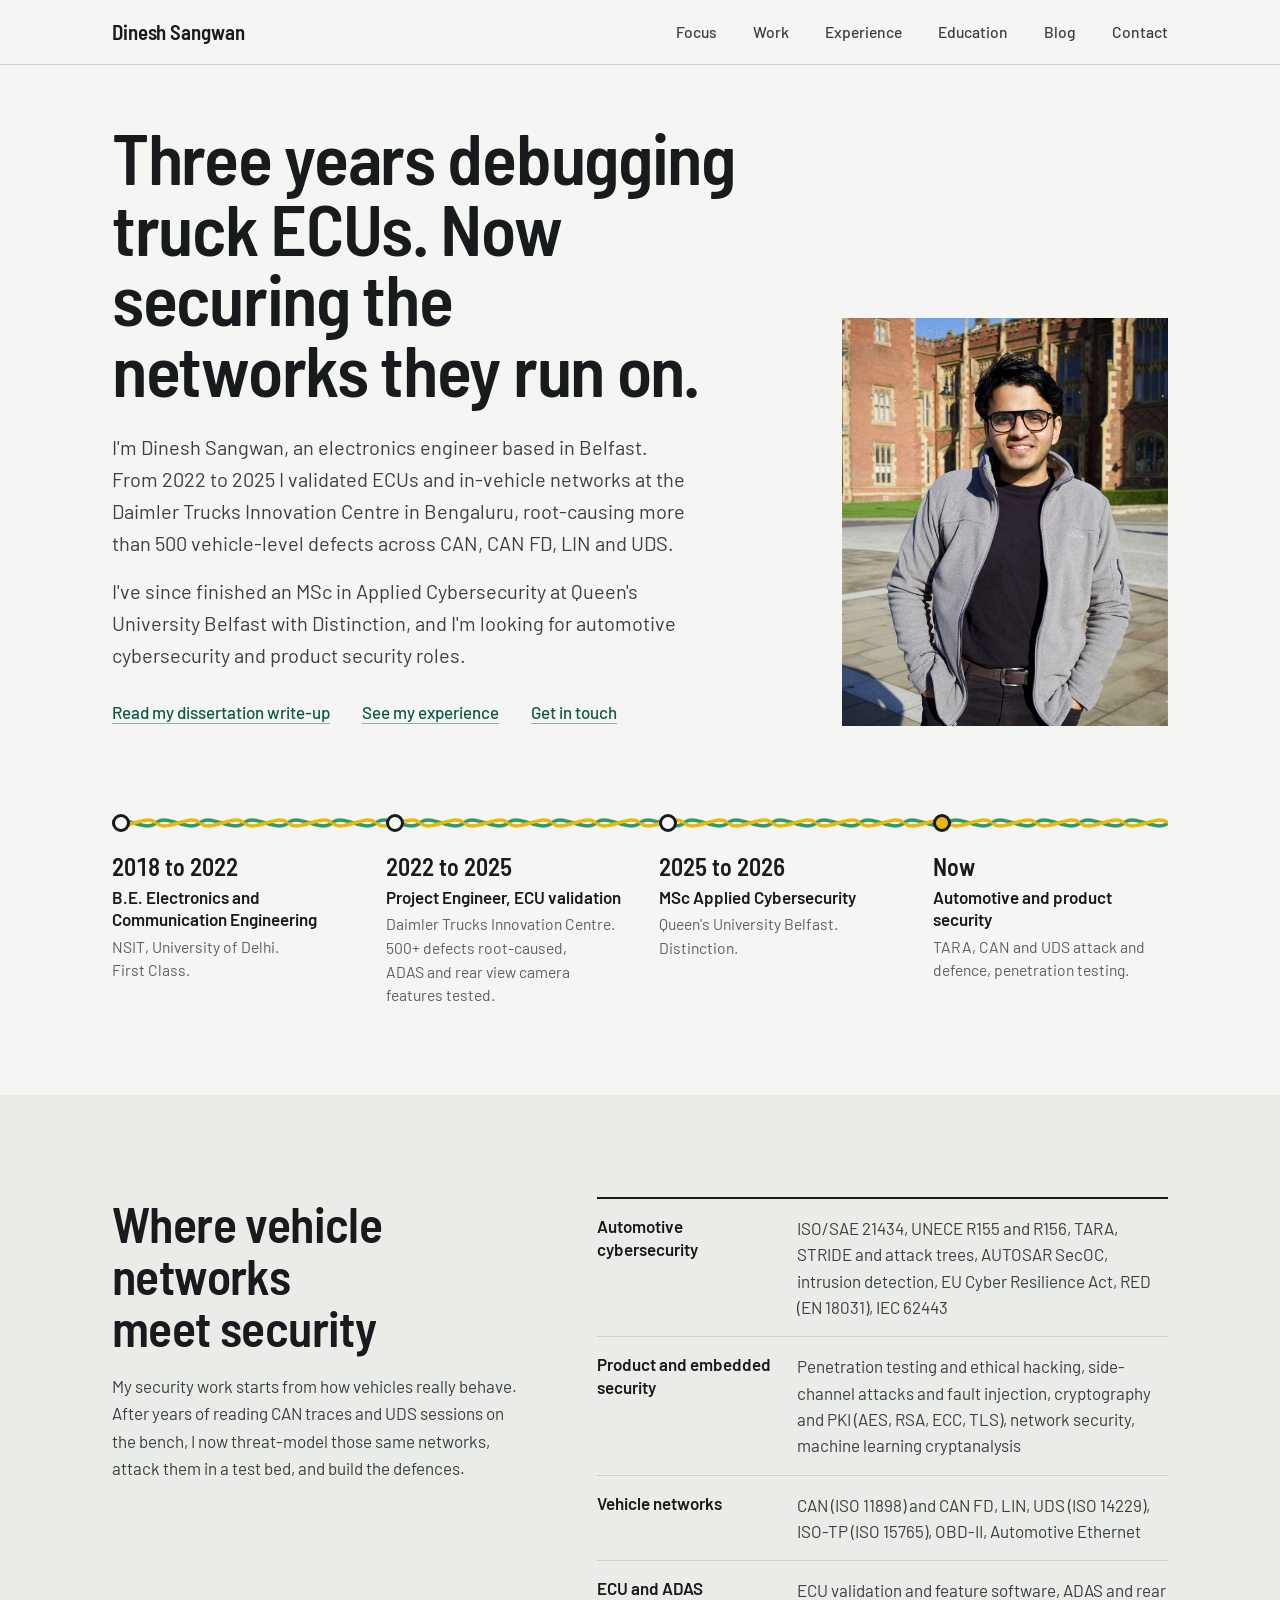
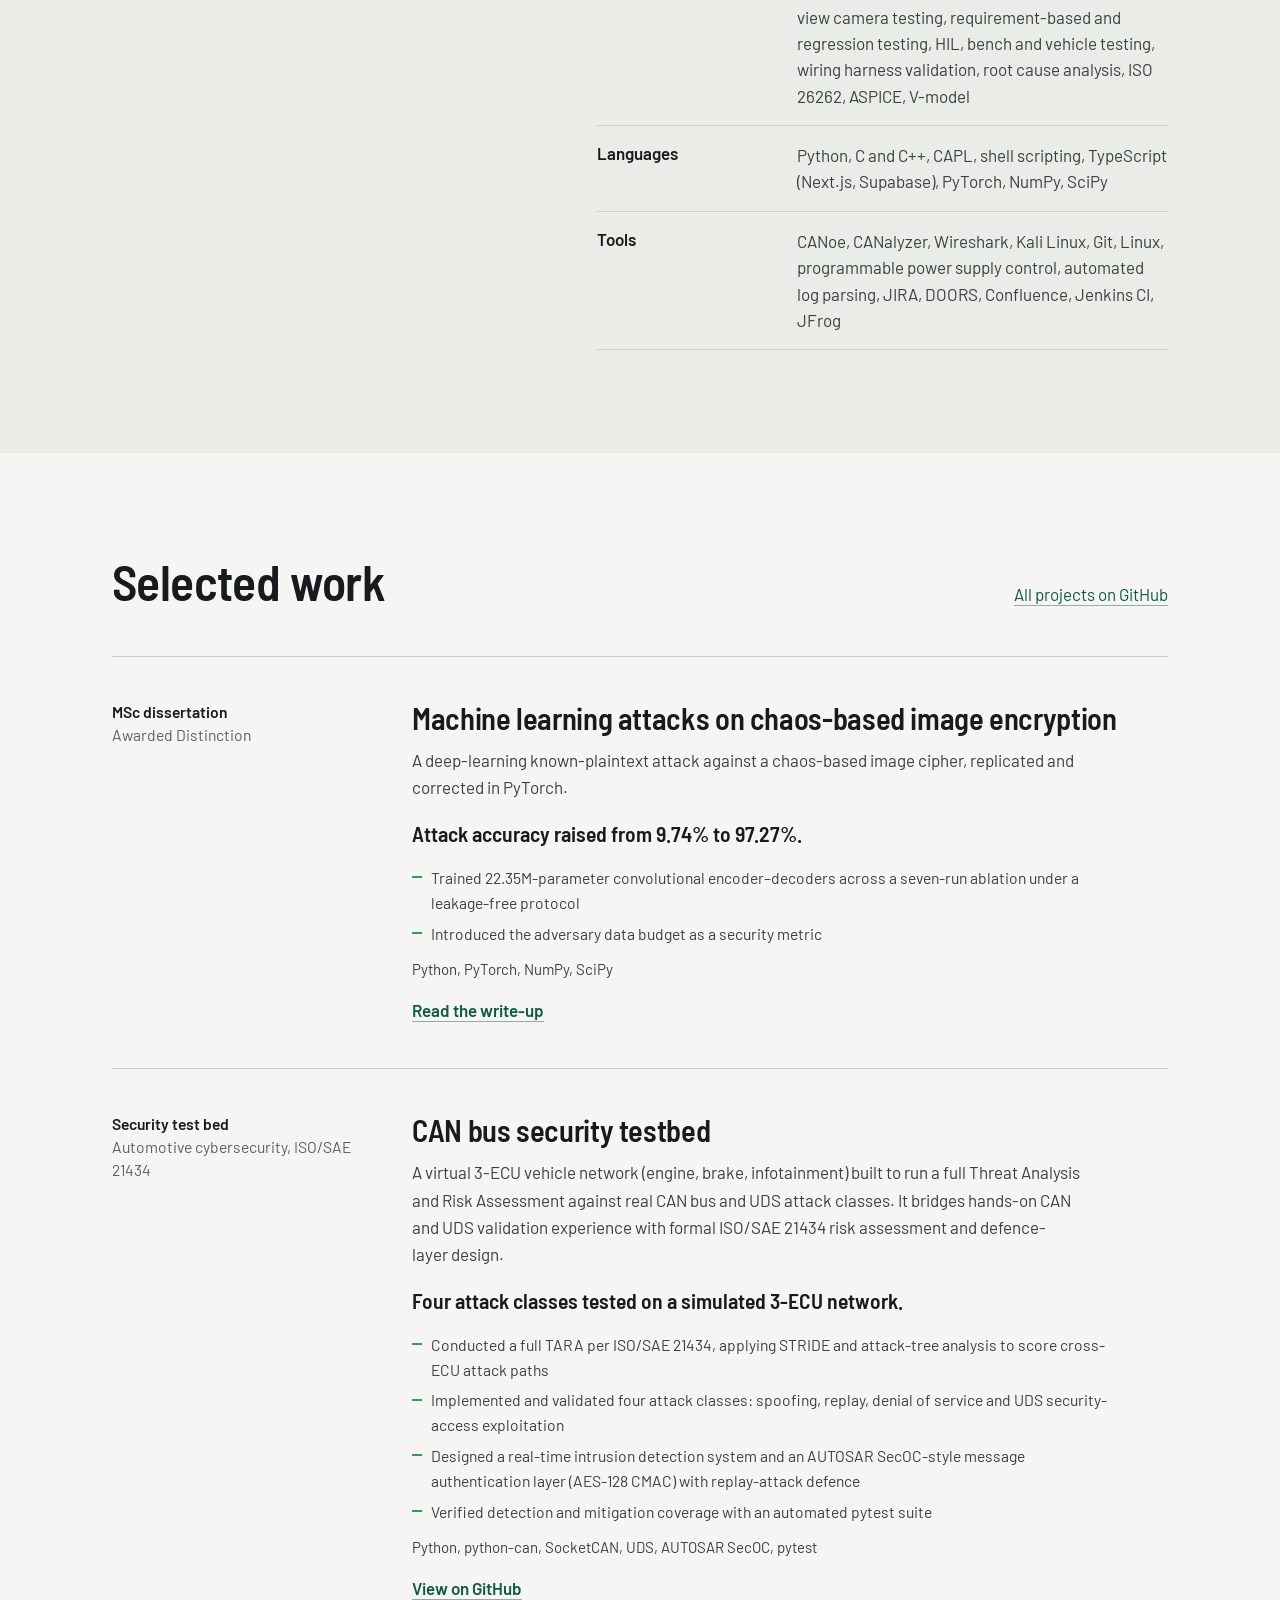
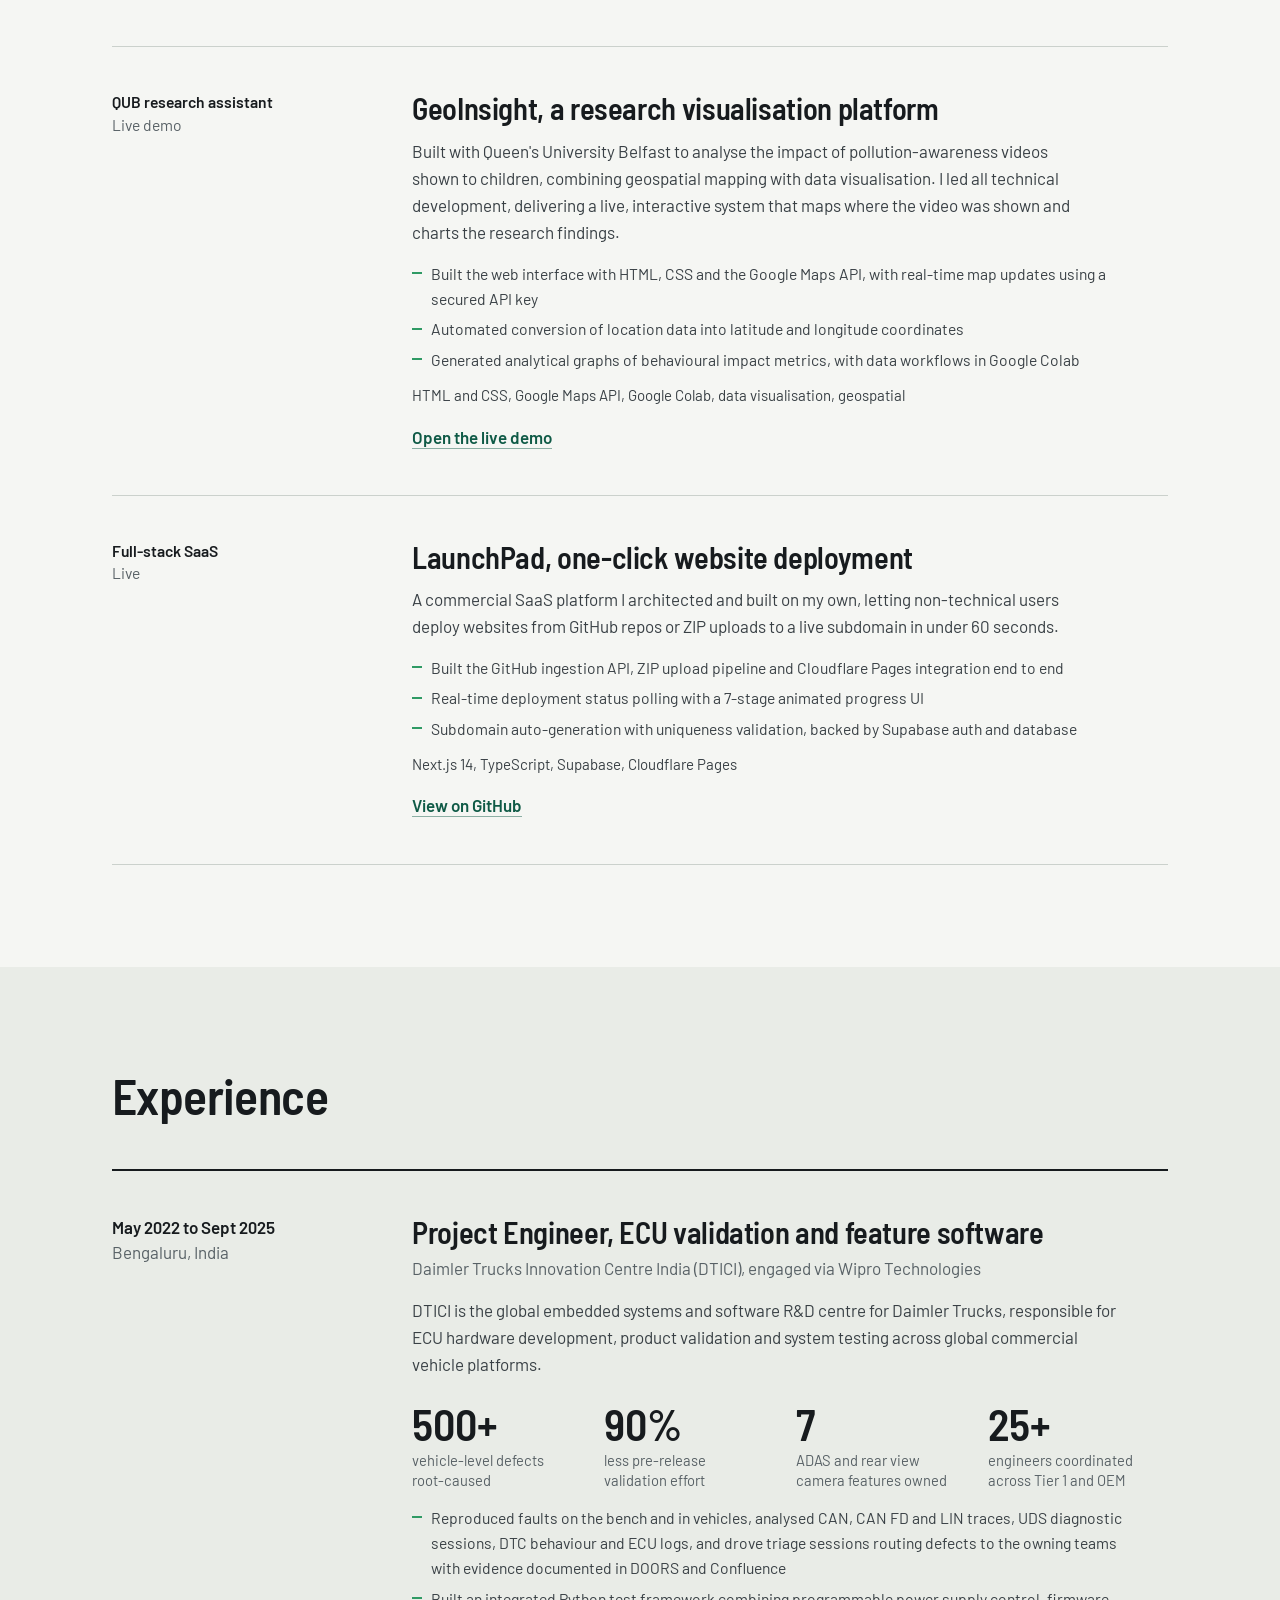
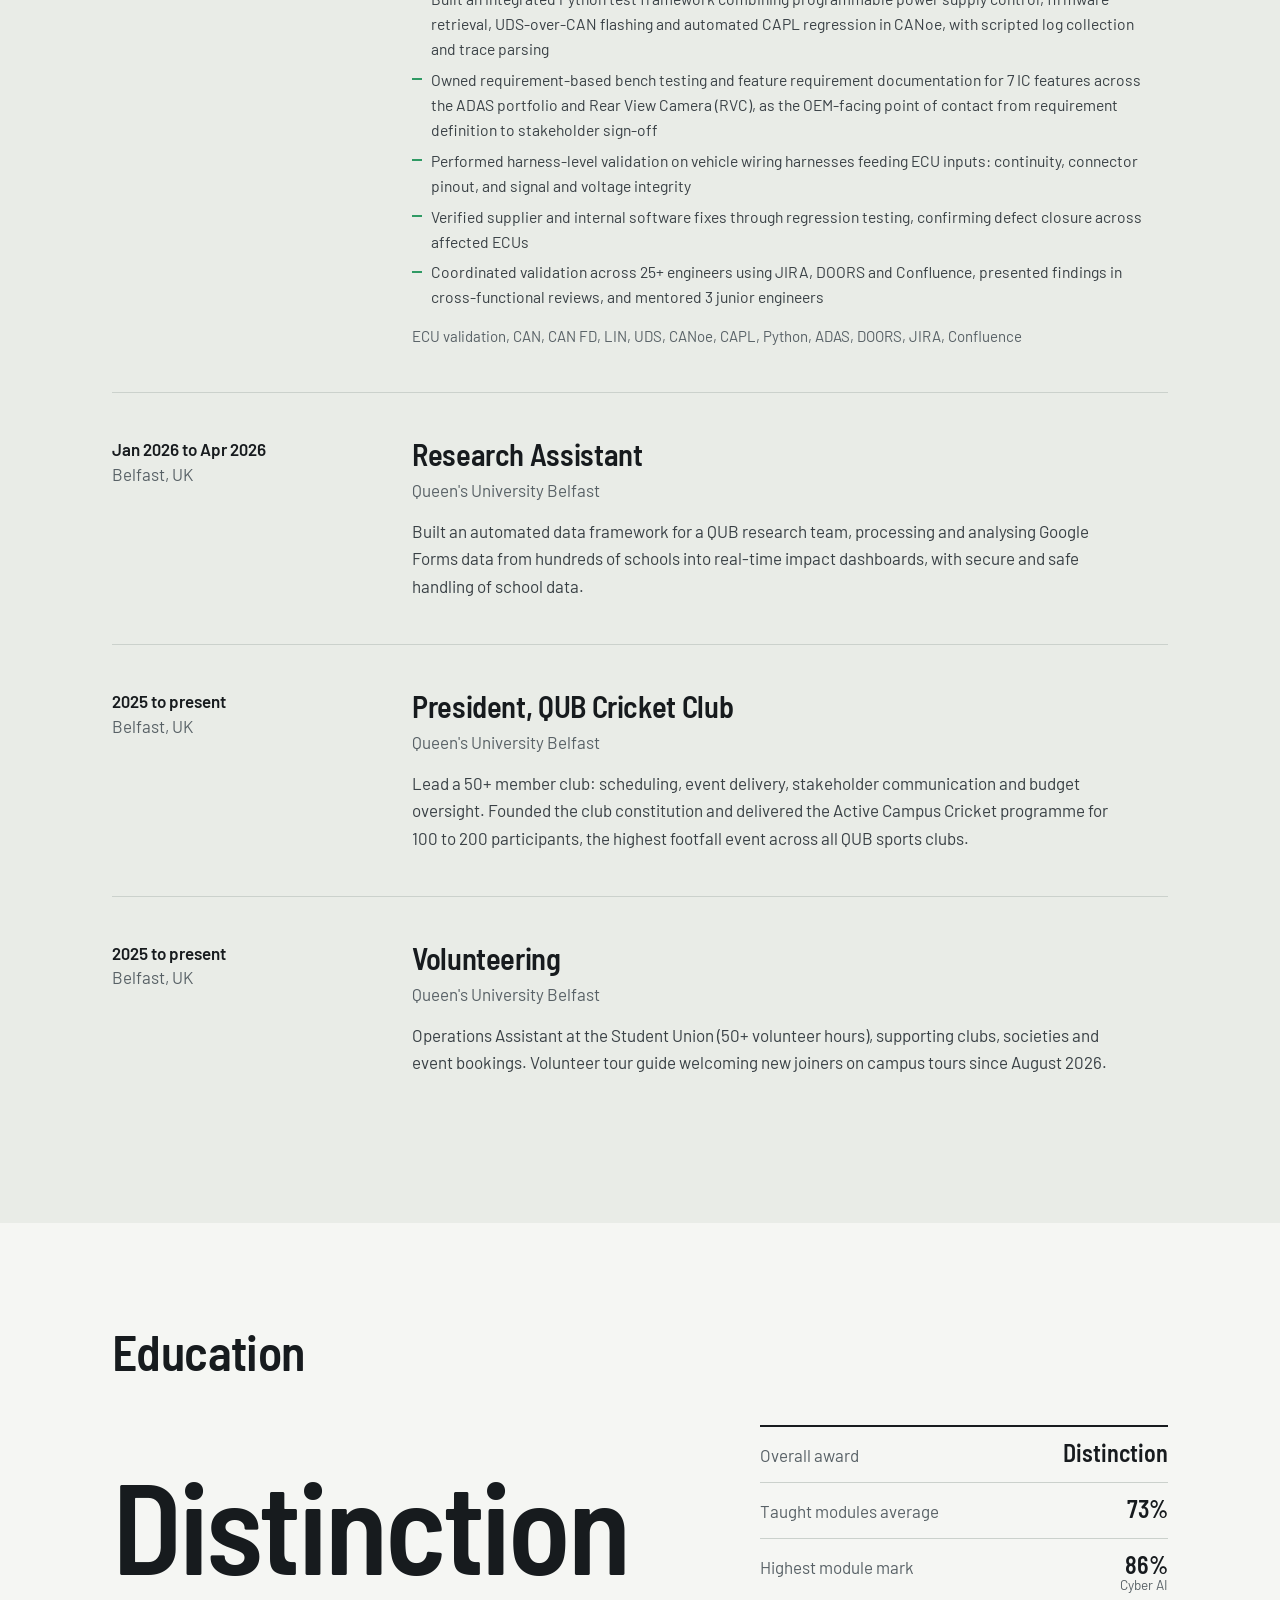
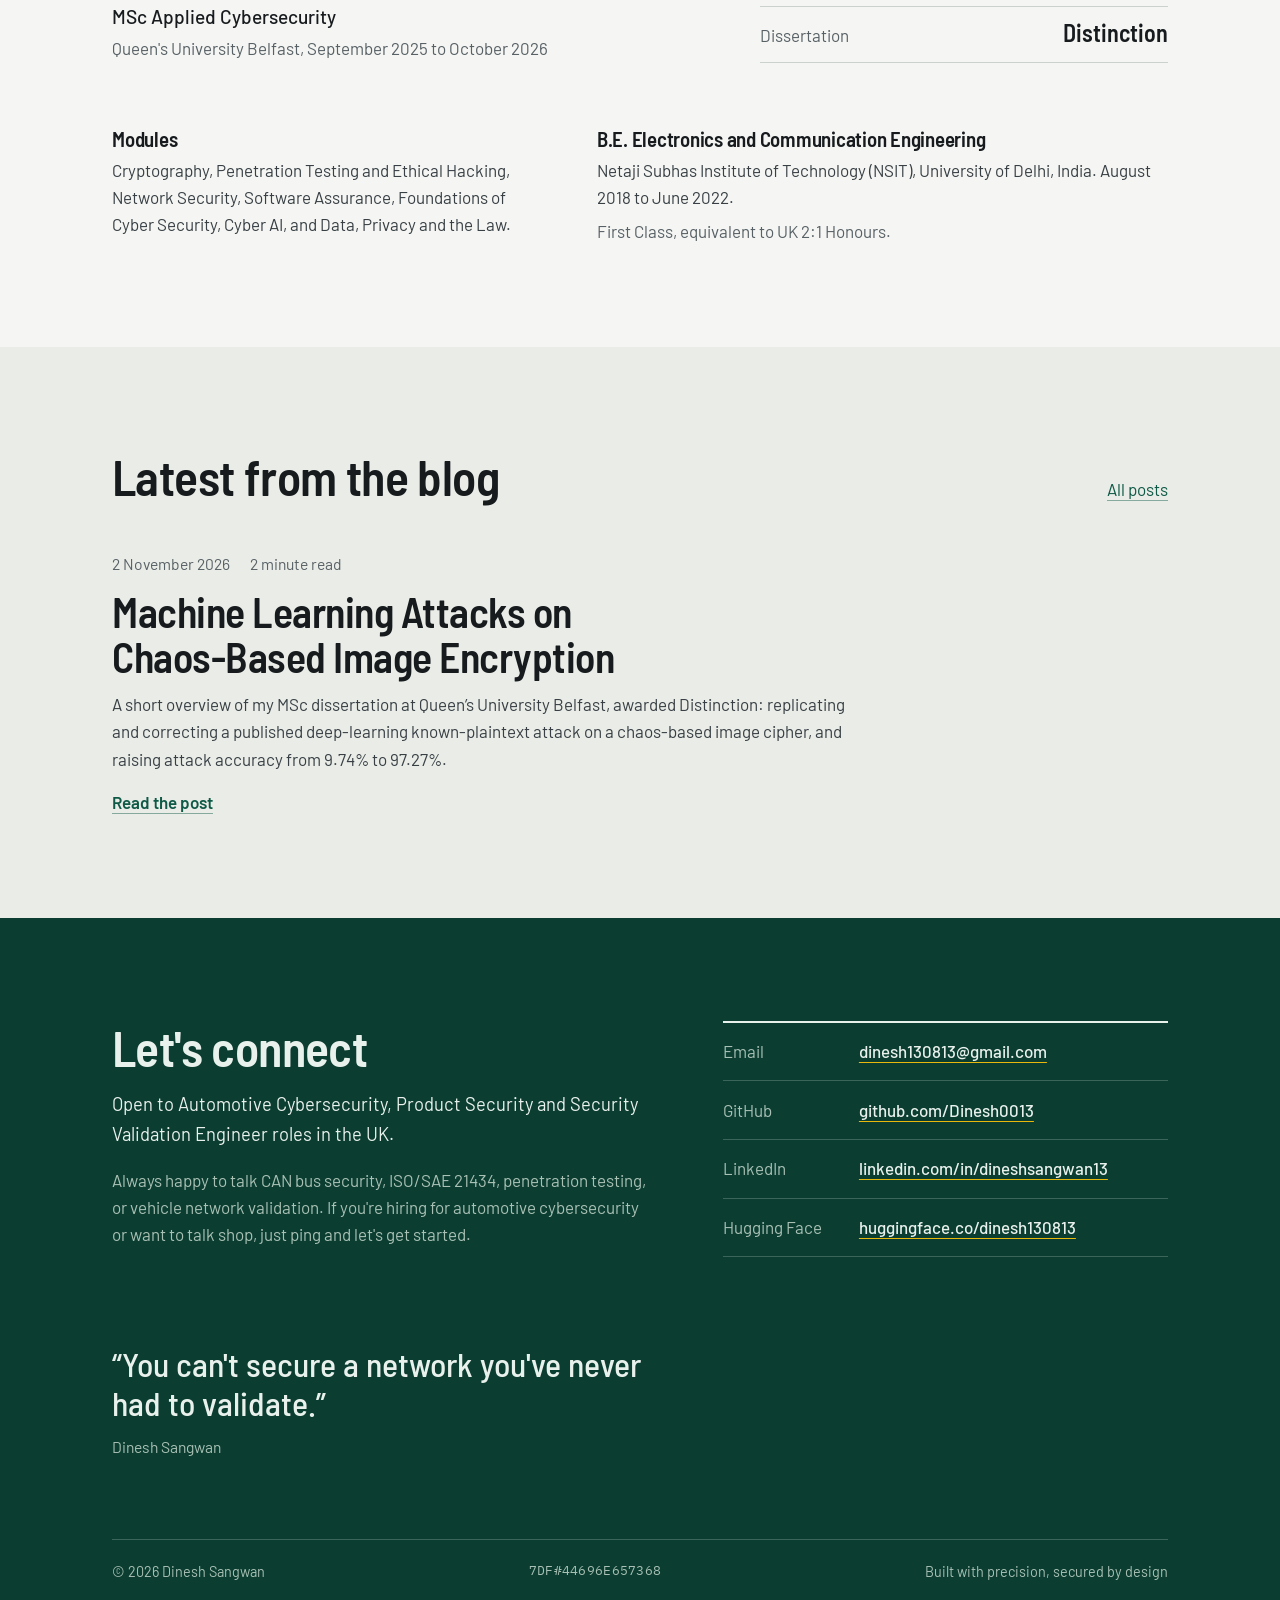
<file: index.html>
<!DOCTYPE html>
<html lang="en">
<head>
<meta charset="UTF-8"/>
<meta name="viewport" content="width=device-width, initial-scale=1.0"/>
<title>Dinesh Sangwan — Automotive Cybersecurity Engineer</title>
<meta name="description" content="Automotive cybersecurity engineer in Belfast. Three years validating ECUs and vehicle networks at Daimler Trucks, then an MSc in Applied Cybersecurity with Distinction."/>
<meta name="theme-color" content="#f5f6f3" media="(prefers-color-scheme: light)"/>
<meta name="theme-color" content="#0f1311" media="(prefers-color-scheme: dark)"/>
<meta property="og:title" content="Dinesh Sangwan — Automotive Cybersecurity Engineer"/>
<meta property="og:description" content="Three years debugging truck ECUs. Now securing the networks they run on."/>
<meta property="og:type" content="website"/>
<script>document.documentElement.classList.add('js');</script>
<link rel="preconnect" href="https://fonts.googleapis.com"/>
<link rel="preconnect" href="https://fonts.gstatic.com" crossorigin/>
<link href="https://fonts.googleapis.com/css2?family=Barlow:wght@400;500;600&family=Barlow+Semi+Condensed:wght@500;600&family=IBM+Plex+Mono:wght@400&display=swap" rel="stylesheet"/>
<link rel="stylesheet" href="css/site.css"/>
</head>
<body>
<a class="skip-link" href="#main">Skip to content</a>

<header class="site-header">
  <div class="wrap bar">
    <a class="brand" href="index.html">Dinesh Sangwan</a>
    <button class="menu-btn" type="button" aria-expanded="false" aria-controls="site-nav">Menu</button>
    <nav class="nav" id="site-nav" aria-label="Main">
      <ul>
        <li><a href="#focus">Focus</a></li>
        <li><a href="#work">Work</a></li>
        <li><a href="#experience">Experience</a></li>
        <li><a href="#education">Education</a></li>
        <li><a href="blog.html">Blog</a></li>
        <li><a href="#contact">Contact</a></li>
      </ul>
    </nav>
  </div>
</header>

<main id="main">

  <!-- HERO -->
  <section class="hero" id="top" aria-labelledby="hero-title">
    <div class="wrap">
      <div class="hero-grid">
        <div>
          <h1 id="hero-title">Three years debugging truck ECUs. Now securing the networks they run on.</h1>
          <p class="lede">
            I'm Dinesh Sangwan, an electronics engineer based in Belfast. From 2022 to 2025 I validated ECUs and in-vehicle networks at the Daimler Trucks Innovation Centre in Bengaluru, root-causing more than 500 vehicle-level defects across CAN, CAN FD, LIN and UDS.
          </p>
          <p class="lede">
            I've since finished an MSc in Applied Cybersecurity at Queen's University Belfast with Distinction, and I'm looking for automotive cybersecurity and product security roles.
          </p>
          <p class="hero-links">
            <a href="blog.html?post=ml-attacks-chaos-image-encryption">Read my dissertation write-up</a>
            <a href="#experience">See my experience</a>
            <a href="#contact">Get in touch</a>
          </p>
        </div>
        <figure class="portrait">
          <img src="assests/dineshdp-560.jpg"
               srcset="assests/dineshdp-560.jpg 560w, assests/dineshdp-960.jpg 960w"
               sizes="(max-width: 820px) 22rem, 30vw"
               width="560" height="840" fetchpriority="high" decoding="async"
               alt="Dinesh Sangwan standing in front of a red-brick university building in Belfast"/>
        </figure>
      </div>

      <ol class="path" aria-label="Career path">
        <li>
          <span class="when">2018 to 2022</span>
          <span class="what">B.E. Electronics and Communication Engineering</span>
          <p>NSIT, University of Delhi. First Class.</p>
        </li>
        <li>
          <span class="when">2022 to 2025</span>
          <span class="what">Project Engineer, ECU validation</span>
          <p>Daimler Trucks Innovation Centre. 500+ defects root-caused, ADAS and rear view camera features tested.</p>
        </li>
        <li>
          <span class="when">2025 to 2026</span>
          <span class="what">MSc Applied Cybersecurity</span>
          <p>Queen's University Belfast. Distinction.</p>
        </li>
        <li>
          <span class="when">Now</span>
          <span class="what">Automotive and product security</span>
          <p>TARA, CAN and UDS attack and defence, penetration testing.</p>
        </li>
      </ol>
    </div>
  </section>

  <!-- FOCUS -->
  <section class="section band" id="focus" aria-labelledby="focus-title">
    <div class="wrap split">
      <div>
        <h2 id="focus-title">Where vehicle networks meet security</h2>
        <p>
          My security work starts from how vehicles really behave. After years of reading CAN traces and UDS sessions on the bench, I now threat-model those same networks, attack them in a test bed, and build the defences.
        </p>
      </div>
      <dl class="spec">
        <div>
          <dt>Automotive cybersecurity</dt>
          <dd>ISO/SAE 21434, UNECE R155 and R156, TARA, STRIDE and attack trees, AUTOSAR SecOC, intrusion detection, EU Cyber Resilience Act, RED (EN 18031), IEC 62443</dd>
        </div>
        <div>
          <dt>Product and embedded security</dt>
          <dd>Penetration testing and ethical hacking, side-channel attacks and fault injection, cryptography and PKI (AES, RSA, ECC, TLS), network security, machine learning cryptanalysis</dd>
        </div>
        <div>
          <dt>Vehicle networks</dt>
          <dd>CAN (ISO 11898) and CAN FD, LIN, UDS (ISO 14229), ISO-TP (ISO 15765), OBD-II, Automotive Ethernet</dd>
        </div>
        <div>
          <dt>ECU and ADAS</dt>
          <dd>ECU validation and feature software, ADAS and rear view camera testing, requirement-based and regression testing, HIL, bench and vehicle testing, wiring harness validation, root cause analysis, ISO 26262, ASPICE, V-model</dd>
        </div>
        <div>
          <dt>Languages</dt>
          <dd>Python, C and C++, CAPL, shell scripting, TypeScript (Next.js, Supabase), PyTorch, NumPy, SciPy</dd>
        </div>
        <div>
          <dt>Tools</dt>
          <dd>CANoe, CANalyzer, Wireshark, Kali Linux, Git, Linux, programmable power supply control, automated log parsing, JIRA, DOORS, Confluence, Jenkins CI, JFrog</dd>
        </div>
      </dl>
    </div>
  </section>

  <!-- WORK -->
  <section class="section" id="work" aria-labelledby="work-title">
    <div class="wrap">
      <div class="section-head">
        <h2 id="work-title">Selected work</h2>
        <a href="https://github.com/Dinesh0013" target="_blank" rel="noopener">All projects on GitHub</a>
      </div>

      <ul class="work">
        <li class="project">
          <div class="project-kind"><strong>MSc dissertation</strong>Awarded Distinction</div>
          <div>
            <h3><span>Machine learning attacks on chaos-based image encryption</span></h3>
            <p>A deep-learning known-plaintext attack against a chaos-based image cipher, replicated and corrected in PyTorch.</p>
            <p class="proof">Attack accuracy raised from 9.74% to 97.27%.</p>
            <ul class="dash-list">
              <li>Trained 22.35M-parameter convolutional encoder–decoders across a seven-run ablation under a leakage-free protocol</li>
              <li>Introduced the adversary data budget as a security metric</li>
            </ul>
            <p class="stack">Python, PyTorch, NumPy, SciPy</p>
            <a class="go" href="blog.html?post=ml-attacks-chaos-image-encryption">Read the write-up</a>
          </div>
        </li>

        <li class="project">
          <div class="project-kind"><strong>Security test bed</strong>Automotive cybersecurity, ISO/SAE 21434</div>
          <div>
            <h3><span>CAN bus security testbed</span></h3>
            <p>A virtual 3-ECU vehicle network (engine, brake, infotainment) built to run a full Threat Analysis and Risk Assessment against real CAN bus and UDS attack classes. It bridges hands-on CAN and UDS validation experience with formal ISO/SAE 21434 risk assessment and defence-layer design.</p>
            <p class="proof">Four attack classes tested on a simulated 3-ECU network.</p>
            <ul class="dash-list">
              <li>Conducted a full TARA per ISO/SAE 21434, applying STRIDE and attack-tree analysis to score cross-ECU attack paths</li>
              <li>Implemented and validated four attack classes: spoofing, replay, denial of service and UDS security-access exploitation</li>
              <li>Designed a real-time intrusion detection system and an AUTOSAR SecOC-style message authentication layer (AES-128 CMAC) with replay-attack defence</li>
              <li>Verified detection and mitigation coverage with an automated pytest suite</li>
            </ul>
            <p class="stack">Python, python-can, SocketCAN, UDS, AUTOSAR SecOC, pytest</p>
            <a class="go" href="https://github.com/Dinesh0013/can-security-testbed" target="_blank" rel="noopener">View on GitHub</a>
          </div>
        </li>

        <li class="project">
          <div class="project-kind"><strong>QUB research assistant</strong>Live demo</div>
          <div>
            <h3><span>GeoInsight, a research visualisation platform</span></h3>
            <p>Built with Queen's University Belfast to analyse the impact of pollution-awareness videos shown to children, combining geospatial mapping with data visualisation. I led all technical development, delivering a live, interactive system that maps where the video was shown and charts the research findings.</p>
            <ul class="dash-list">
              <li>Built the web interface with HTML, CSS and the Google Maps API, with real-time map updates using a secured API key</li>
              <li>Automated conversion of location data into latitude and longitude coordinates</li>
              <li>Generated analytical graphs of behavioural impact metrics, with data workflows in Google Colab</li>
            </ul>
            <p class="stack">HTML and CSS, Google Maps API, Google Colab, data visualisation, geospatial</p>
            <a class="go" href="https://dinesh0013.github.io/Video_map/" target="_blank" rel="noopener">Open the live demo</a>
          </div>
        </li>

        <li class="project">
          <div class="project-kind"><strong>Full-stack SaaS</strong>Live</div>
          <div>
            <h3><span>LaunchPad, one-click website deployment</span></h3>
            <p>A commercial SaaS platform I architected and built on my own, letting non-technical users deploy websites from GitHub repos or ZIP uploads to a live subdomain in under 60 seconds.</p>
            <ul class="dash-list">
              <li>Built the GitHub ingestion API, ZIP upload pipeline and Cloudflare Pages integration end to end</li>
              <li>Real-time deployment status polling with a 7-stage animated progress UI</li>
              <li>Subdomain auto-generation with uniqueness validation, backed by Supabase auth and database</li>
            </ul>
            <p class="stack">Next.js 14, TypeScript, Supabase, Cloudflare Pages</p>
            <a class="go" href="https://github.com/Dinesh0013/launchpad" target="_blank" rel="noopener">View on GitHub</a>
          </div>
        </li>
      </ul>
    </div>
  </section>

  <!-- EXPERIENCE -->
  <section class="section band" id="experience" aria-labelledby="experience-title">
    <div class="wrap">
      <div class="section-head">
        <h2 id="experience-title">Experience</h2>
      </div>

      <article class="role">
        <div class="role-when"><strong>May 2022 to Sept 2025</strong>Bengaluru, India</div>
        <div>
          <h3>Project Engineer, ECU validation and feature software</h3>
          <p class="org">Daimler Trucks Innovation Centre India (DTICI), engaged via Wipro Technologies</p>
          <p class="summary">DTICI is the global embedded systems and software R&amp;D centre for Daimler Trucks, responsible for ECU hardware development, product validation and system testing across global commercial vehicle platforms.</p>

          <dl class="figures">
            <div><dt>500+</dt><dd>vehicle-level defects root-caused</dd></div>
            <div><dt>90%</dt><dd>less pre-release validation effort</dd></div>
            <div><dt>7</dt><dd>ADAS and rear view camera features owned</dd></div>
            <div><dt>25+</dt><dd>engineers coordinated across Tier 1 and OEM</dd></div>
          </dl>

          <ul class="dash-list">
            <li>Reproduced faults on the bench and in vehicles, analysed CAN, CAN FD and LIN traces, UDS diagnostic sessions, DTC behaviour and ECU logs, and drove triage sessions routing defects to the owning teams with evidence documented in DOORS and Confluence</li>
            <li>Built an integrated Python test framework combining programmable power supply control, firmware retrieval, UDS-over-CAN flashing and automated CAPL regression in CANoe, with scripted log collection and trace parsing</li>
            <li>Owned requirement-based bench testing and feature requirement documentation for 7 IC features across the ADAS portfolio and Rear View Camera (RVC), as the OEM-facing point of contact from requirement definition to stakeholder sign-off</li>
            <li>Performed harness-level validation on vehicle wiring harnesses feeding ECU inputs: continuity, connector pinout, and signal and voltage integrity</li>
            <li>Verified supplier and internal software fixes through regression testing, confirming defect closure across affected ECUs</li>
            <li>Coordinated validation across 25+ engineers using JIRA, DOORS and Confluence, presented findings in cross-functional reviews, and mentored 3 junior engineers</li>
          </ul>
          <p class="stack">ECU validation, CAN, CAN FD, LIN, UDS, CANoe, CAPL, Python, ADAS, DOORS, JIRA, Confluence</p>
        </div>
      </article>

      <article class="role">
        <div class="role-when"><strong>Jan 2026 to Apr 2026</strong>Belfast, UK</div>
        <div>
          <h3>Research Assistant</h3>
          <p class="org">Queen's University Belfast</p>
          <p class="summary">Built an automated data framework for a QUB research team, processing and analysing Google Forms data from hundreds of schools into real-time impact dashboards, with secure and safe handling of school data.</p>
        </div>
      </article>

      <article class="role">
        <div class="role-when"><strong>2025 to present</strong>Belfast, UK</div>
        <div>
          <h3>President, QUB Cricket Club</h3>
          <p class="org">Queen's University Belfast</p>
          <p class="summary">Lead a 50+ member club: scheduling, event delivery, stakeholder communication and budget oversight. Founded the club constitution and delivered the Active Campus Cricket programme for 100 to 200 participants, the highest footfall event across all QUB sports clubs.</p>
        </div>
      </article>

      <article class="role">
        <div class="role-when"><strong>2025 to present</strong>Belfast, UK</div>
        <div>
          <h3>Volunteering</h3>
          <p class="org">Queen's University Belfast</p>
          <p class="summary">Operations Assistant at the Student Union (50+ volunteer hours), supporting clubs, societies and event bookings. Volunteer tour guide welcoming new joiners on campus tours since August 2026.</p>
        </div>
      </article>
    </div>
  </section>

  <!-- EDUCATION -->
  <section class="section" id="education" aria-labelledby="education-title">
    <div class="wrap">
      <div class="section-head">
        <h2 id="education-title">Education</h2>
      </div>

      <div class="edu-grid">
        <div>
          <p class="verdict">Distinction</p>
          <p class="degree">MSc Applied Cybersecurity</p>
          <p class="degree-sub">Queen's University Belfast, September 2025 to October 2026</p>
        </div>
        <dl class="facts">
          <div><dt>Overall award</dt><dd>Distinction</dd></div>
          <div><dt>Taught modules average</dt><dd>73%</dd></div>
          <div><dt>Highest module mark</dt><dd>86%<small>Cyber AI</small></dd></div>
          <div><dt>Dissertation</dt><dd>Distinction</dd></div>
        </dl>
      </div>

      <div class="edu-more">
        <div>
          <h3>Modules</h3>
          <p>Cryptography, Penetration Testing and Ethical Hacking, Network Security, Software Assurance, Foundations of Cyber Security, Cyber AI, and Data, Privacy and the Law.</p>
        </div>
        <div>
          <h3>B.E. Electronics and Communication Engineering</h3>
          <p>Netaji Subhas Institute of Technology (NSIT), University of Delhi, India. August 2018 to June 2022.</p>
          <p class="muted">First Class, equivalent to UK 2:1 Honours.</p>
        </div>
      </div>
    </div>
  </section>

  <!-- BLOG -->
  <section class="section band" id="blog" aria-labelledby="blog-title">
    <div class="wrap">
      <div class="section-head">
        <h2 id="blog-title">Latest from the blog</h2>
        <a href="blog.html">All posts</a>
      </div>
      <article class="note-feature">
        <div class="meta"><span data-note-date>2 November 2026</span><span data-note-read>2 minute read</span></div>
        <h3><span data-note-title>Machine Learning Attacks on Chaos-Based Image Encryption</span></h3>
        <p data-note-summary>A short overview of my MSc dissertation at Queen’s University Belfast, awarded Distinction: replicating and correcting a published deep-learning known-plaintext attack on a chaos-based image cipher, and raising attack accuracy from 9.74% to 97.27%.</p>
        <a class="go" data-note-link href="blog.html?post=ml-attacks-chaos-image-encryption">Read the post</a>
      </article>
    </div>
  </section>

  <!-- CONTACT -->
  <section class="section contact" id="contact" aria-labelledby="contact-title">
    <div class="wrap">
      <div class="contact-grid">
        <div>
          <h2 id="contact-title">Let's connect</h2>
          <p>Open to Automotive Cybersecurity, Product Security and Security Validation Engineer roles in the UK.</p>
          <p>Always happy to talk CAN bus security, ISO/SAE 21434, penetration testing, or vehicle network validation. If you're hiring for automotive cybersecurity or want to talk shop, just ping and let's get started.</p>
        </div>
        <ul class="contact-links">
          <li><span>Email</span><a href="mailto:dinesh130813@gmail.com">dinesh130813@gmail.com</a></li>
          <li><span>GitHub</span><a href="https://github.com/Dinesh0013" target="_blank" rel="noopener">github.com/Dinesh0013</a></li>
          <li><span>LinkedIn</span><a href="https://www.linkedin.com/in/dineshsangwan13/" target="_blank" rel="noopener">linkedin.com/in/dineshsangwan13</a></li>
          <li><span>Hugging Face</span><a href="https://huggingface.co/dinesh130813" target="_blank" rel="noopener">huggingface.co/dinesh130813</a></li>
        </ul>
      </div>

      <figure class="closing">
        <blockquote><p>“You can't secure a network you've never had to validate.”</p></blockquote>
        <cite>Dinesh Sangwan</cite>
      </figure>

      <footer class="site-footer">
        <span>© 2026 Dinesh Sangwan</span>
        <span class="frame" title="A CAN frame on the OBD-II request ID. The payload reads “Dinesh” in ASCII.">7DF#44696E657368</span>
        <span>Built with precision, secured by design</span>
      </footer>
    </div>
  </section>

</main>

<script src="blog/posts.js"></script>
<script src="js/site.js"></script>
</body>
</html>
</file>
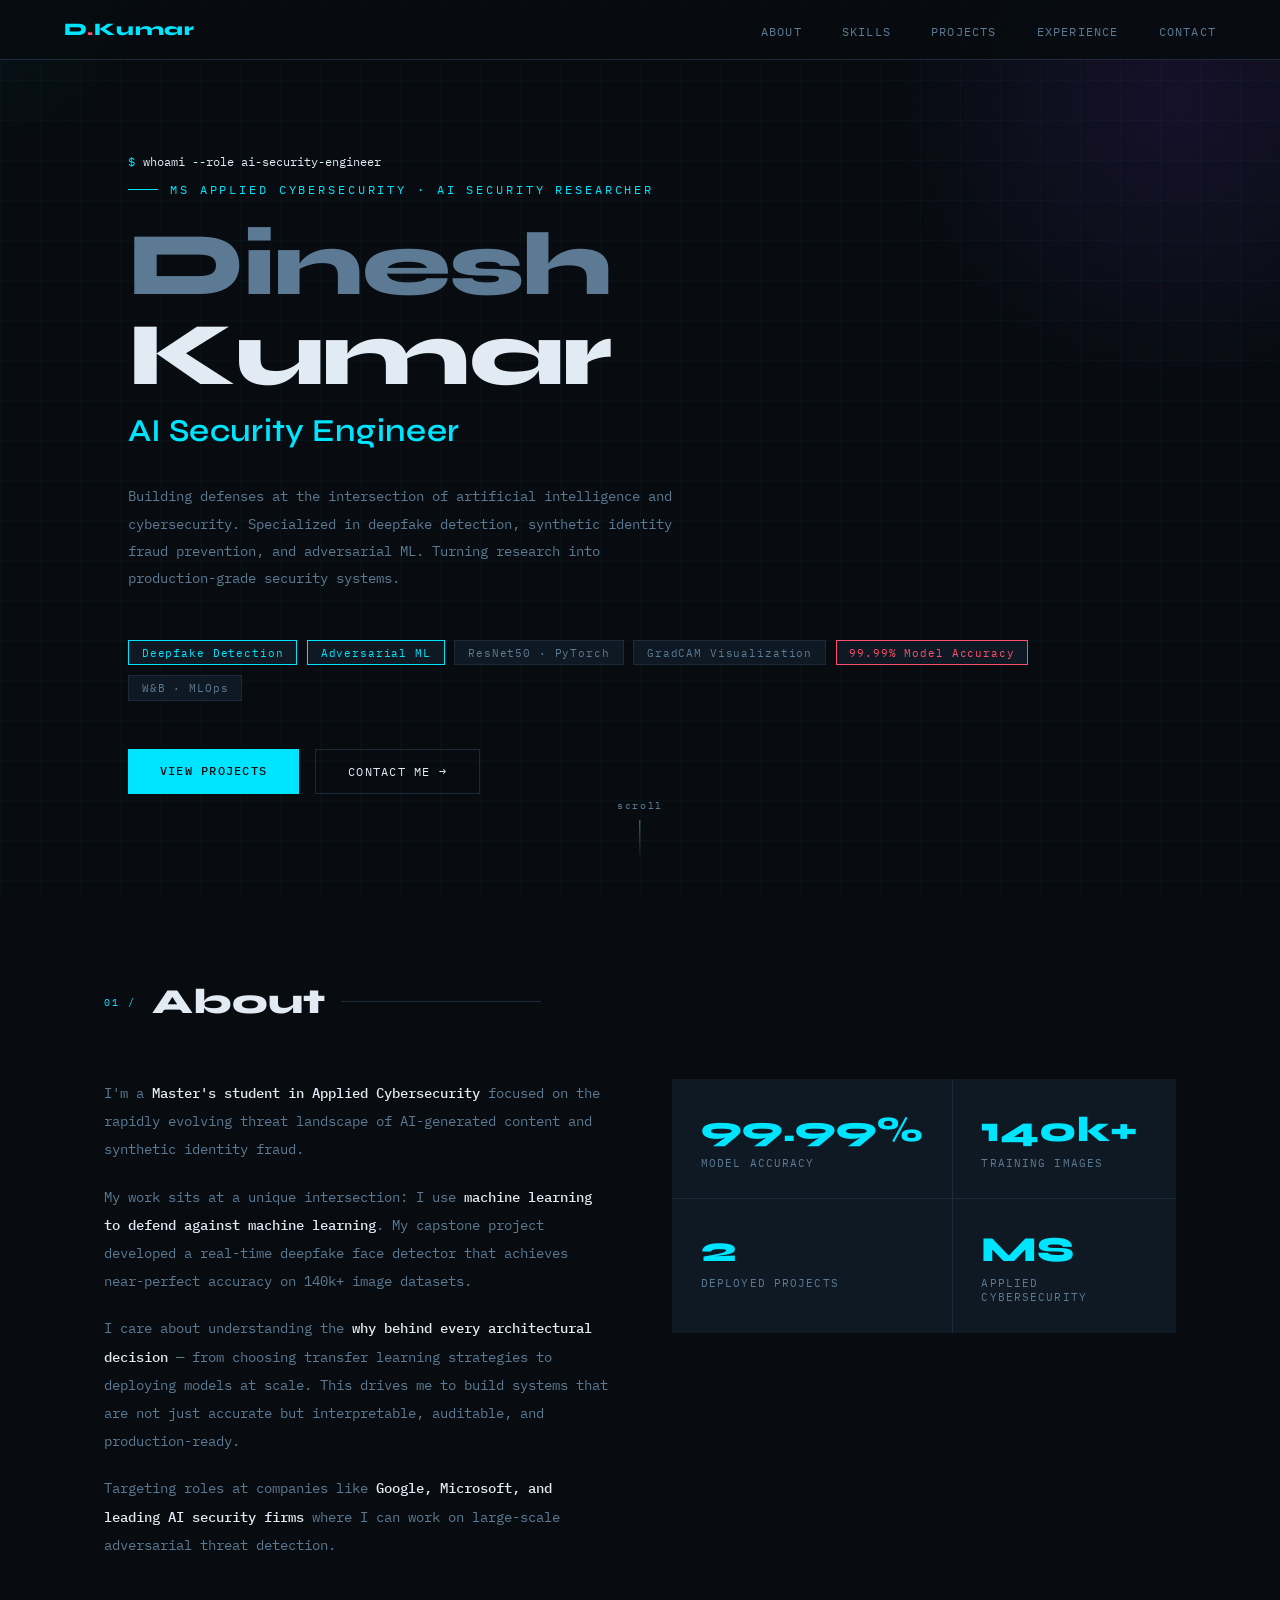
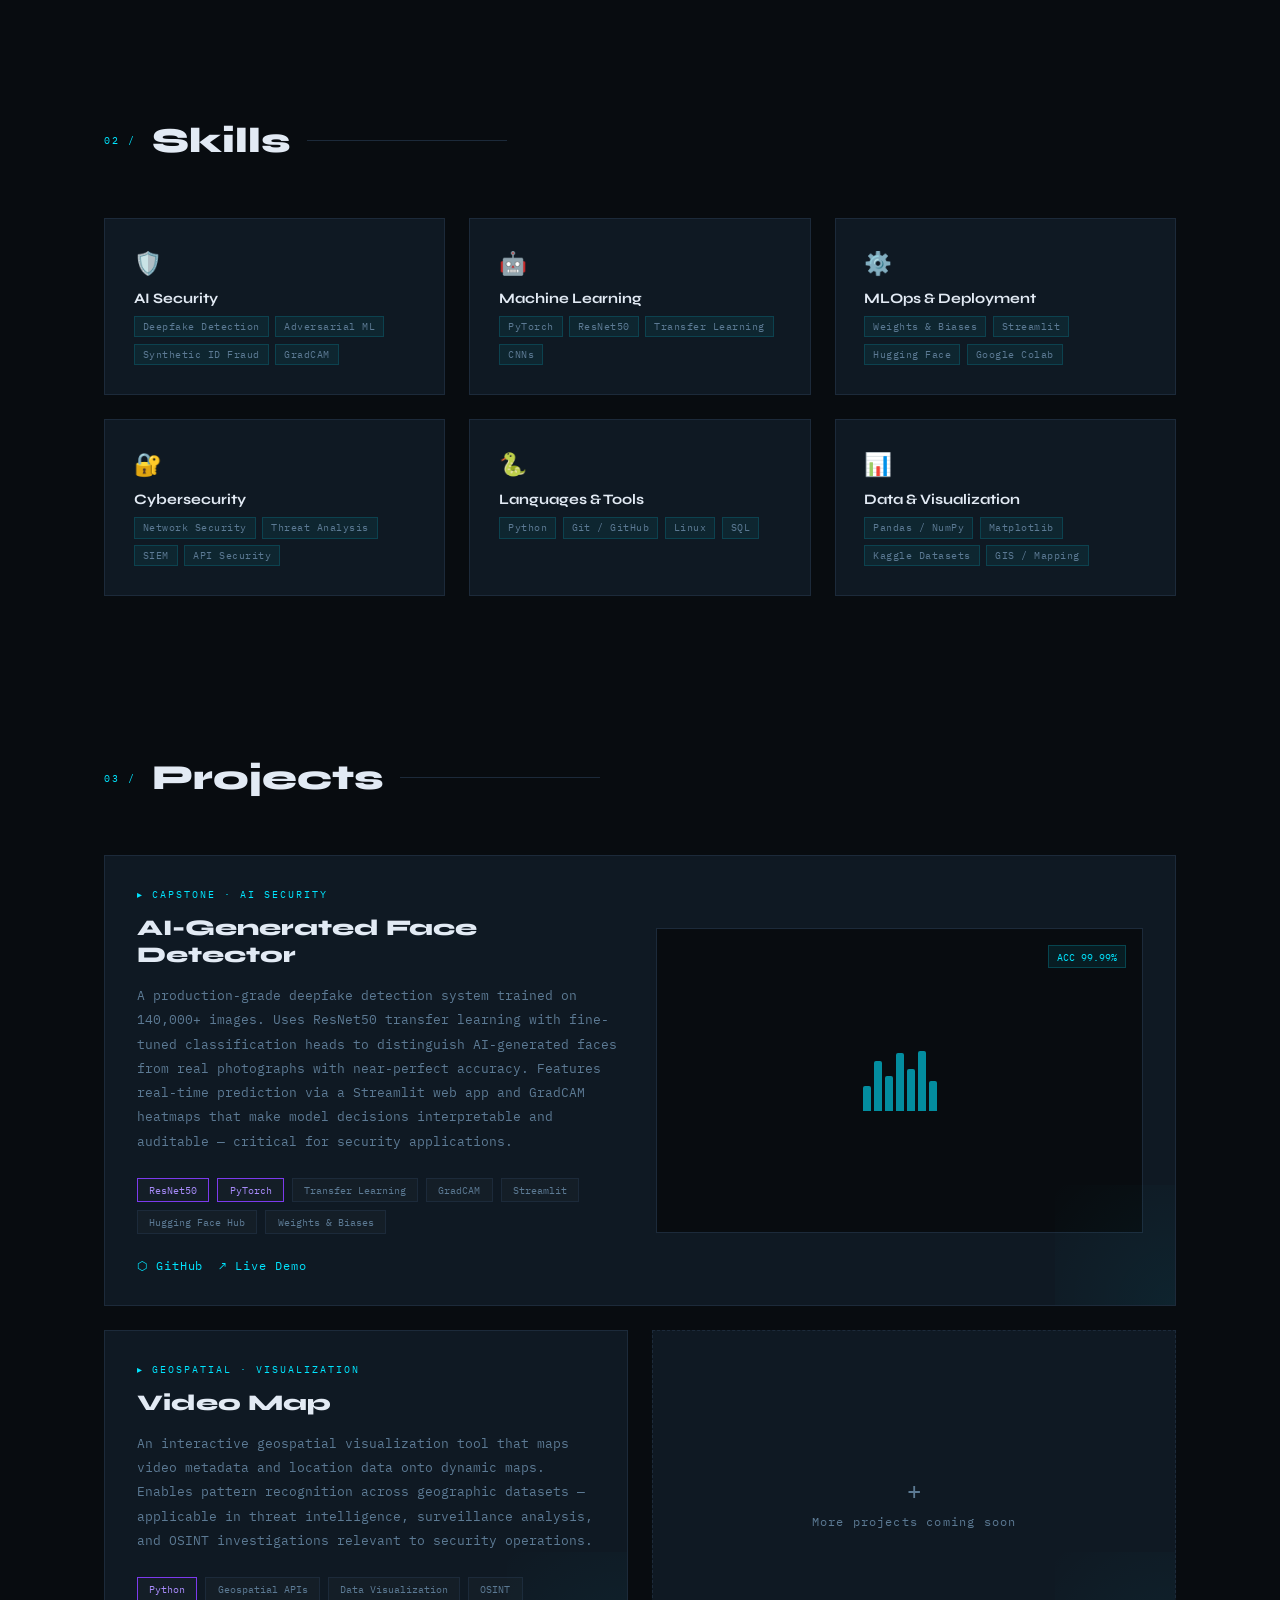
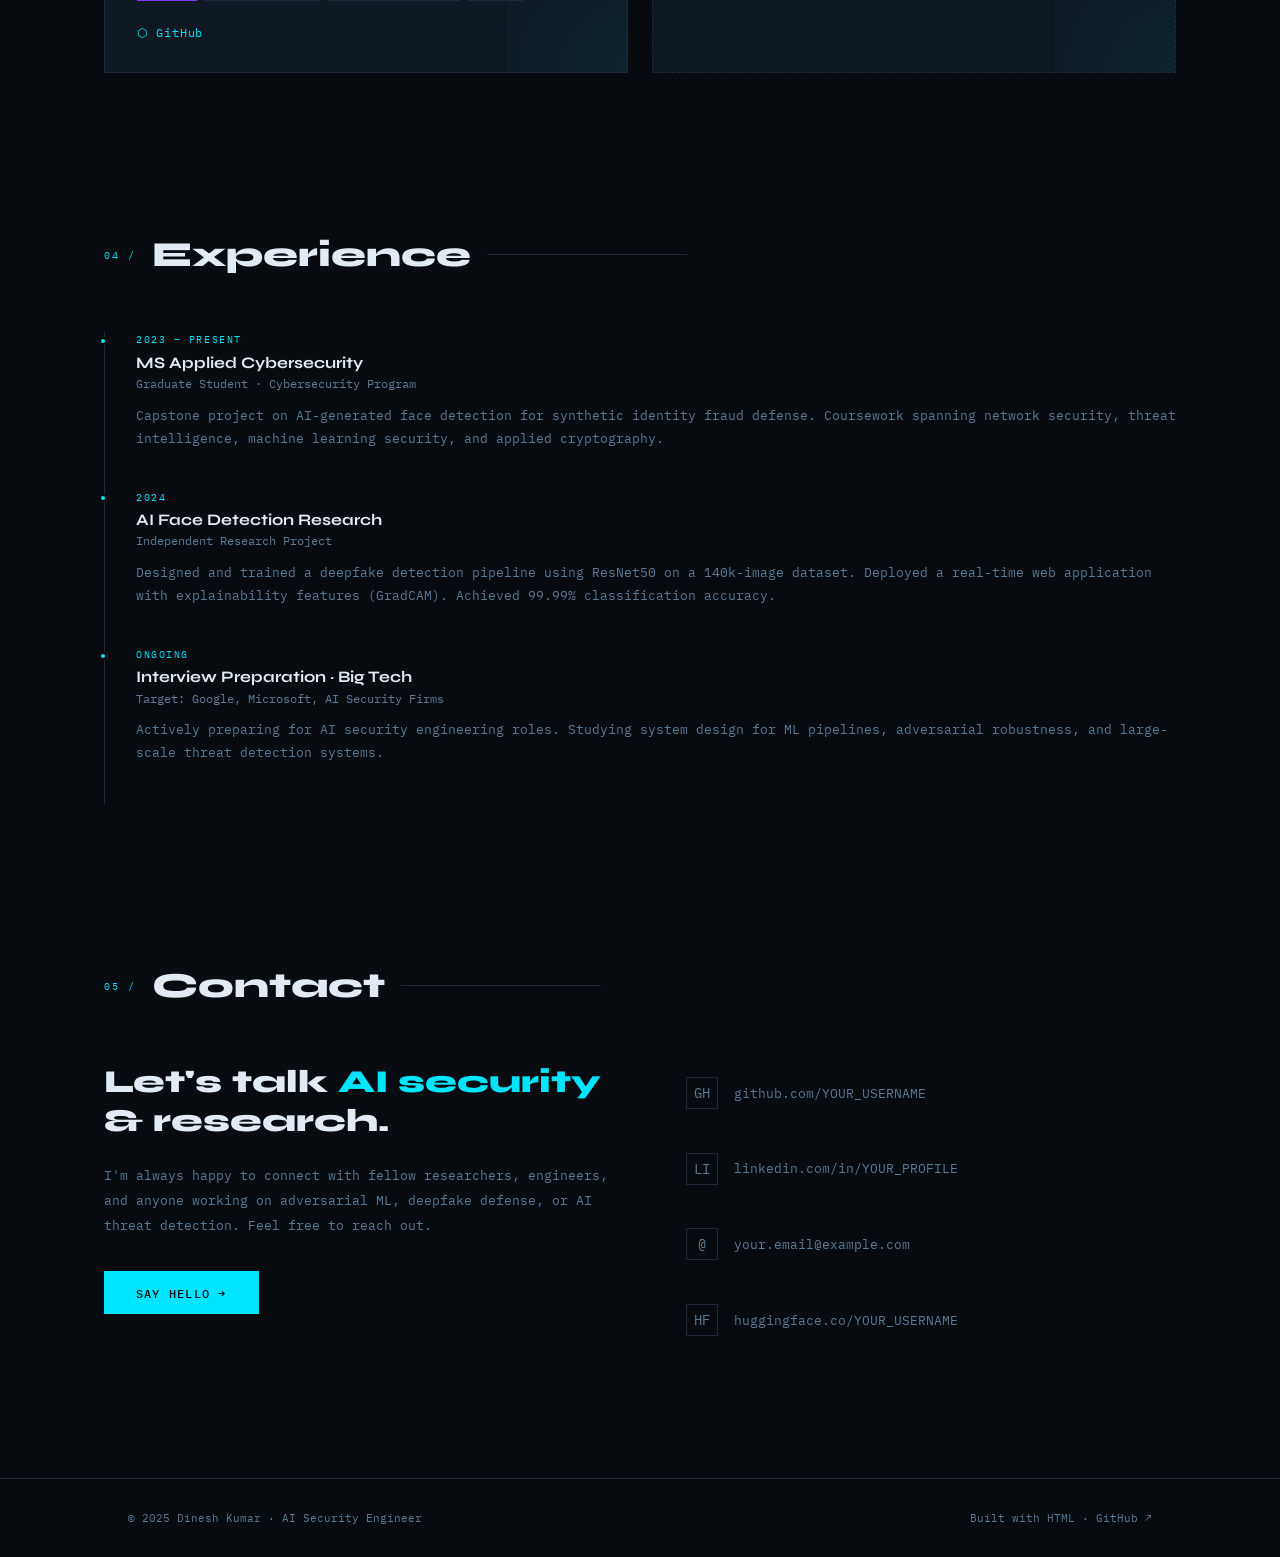
<file: dinesh-portfolio.html>
<!DOCTYPE html>
<html lang="en">
<head>
<meta charset="UTF-8" />
<meta name="viewport" content="width=device-width, initial-scale=1.0"/>
<title>Dinesh | AI Security Engineer</title>
<link href="https://fonts.googleapis.com/css2?family=Syne:wght@400;600;700;800&family=IBM+Plex+Mono:wght@300;400;500&display=swap" rel="stylesheet"/>
<style>
  :root {
    --bg: #080c10;
    --surface: #0d1117;
    --border: #1c2a3a;
    --accent: #00e5ff;
    --accent2: #7c3aed;
    --warn: #ff4d6d;
    --text: #e2eaf4;
    --muted: #5c7a94;
    --card: #0f1923;
  }

  *, *::before, *::after { box-sizing: border-box; margin: 0; padding: 0; }

  html { scroll-behavior: smooth; }

  body {
    background: var(--bg);
    color: var(--text);
    font-family: 'IBM Plex Mono', monospace;
    overflow-x: hidden;
    cursor: crosshair;
  }

  /* Animated grid background */
  body::before {
    content: '';
    position: fixed;
    inset: 0;
    background-image:
      linear-gradient(rgba(0,229,255,0.03) 1px, transparent 1px),
      linear-gradient(90deg, rgba(0,229,255,0.03) 1px, transparent 1px);
    background-size: 40px 40px;
    pointer-events: none;
    z-index: 0;
  }

  /* Glowing orb */
  body::after {
    content: '';
    position: fixed;
    top: -200px;
    right: -200px;
    width: 600px;
    height: 600px;
    border-radius: 50%;
    background: radial-gradient(circle, rgba(124,58,237,0.12) 0%, transparent 70%);
    pointer-events: none;
    z-index: 0;
    animation: pulse 6s ease-in-out infinite;
  }

  @keyframes pulse {
    0%, 100% { transform: scale(1); opacity: 0.8; }
    50% { transform: scale(1.1); opacity: 1; }
  }

  /* NAV */
  nav {
    position: fixed;
    top: 0; left: 0; right: 0;
    z-index: 100;
    display: flex;
    align-items: center;
    justify-content: space-between;
    padding: 1.2rem 4rem;
    background: rgba(8,12,16,0.85);
    backdrop-filter: blur(16px);
    border-bottom: 1px solid var(--border);
  }

  .nav-logo {
    font-family: 'Syne', sans-serif;
    font-weight: 800;
    font-size: 1.1rem;
    color: var(--accent);
    letter-spacing: 0.05em;
  }

  .nav-logo span { color: var(--warn); }

  nav ul {
    list-style: none;
    display: flex;
    gap: 2.5rem;
  }

  nav ul a {
    color: var(--muted);
    text-decoration: none;
    font-size: 0.75rem;
    letter-spacing: 0.1em;
    text-transform: uppercase;
    transition: color 0.2s;
  }

  nav ul a:hover { color: var(--accent); }



  /* SECTIONS */
  section {
    position: relative;
    z-index: 1;
    padding: 5rem 4rem;
    max-width: 1200px;
    margin: 0 auto;
  }

  /* HERO */
  #hero {
    min-height: 100vh;
    display: flex;
    flex-direction: column;
    justify-content: center;
    padding-top: 8rem;
    max-width: 100%;
    padding-left: 8rem;
    padding-right: 8rem;
  }

  .hero-tag {
    font-size: 0.72rem;
    color: var(--accent);
    letter-spacing: 0.25em;
    text-transform: uppercase;
    margin-bottom: 1.5rem;
    display: flex;
    align-items: center;
    gap: 0.75rem;
  }

  .hero-tag::before {
    content: '';
    width: 30px;
    height: 1px;
    background: var(--accent);
  }

  h1 {
    font-family: 'Syne', sans-serif;
    font-size: clamp(3rem, 7vw, 6.5rem);
    font-weight: 800;
    line-height: 1.0;
    letter-spacing: -0.02em;
    margin-bottom: 0.2rem;
  }

  .name-dim { color: var(--muted); }
  .name-bright { color: var(--text); }

  .hero-role {
    font-family: 'Syne', sans-serif;
    font-size: clamp(1.2rem, 3vw, 2rem);
    font-weight: 600;
    color: var(--accent);
    margin-top: 0.5rem;
    margin-bottom: 2rem;
    letter-spacing: 0.01em;
  }

  .hero-desc {
    font-size: 0.9rem;
    color: var(--muted);
    max-width: 560px;
    line-height: 1.9;
    margin-bottom: 3rem;
  }

  .hero-badges {
    display: flex;
    flex-wrap: wrap;
    gap: 0.6rem;
    margin-bottom: 3rem;
  }

  .badge {
    font-size: 0.68rem;
    padding: 0.3rem 0.8rem;
    border: 1px solid var(--border);
    color: var(--muted);
    letter-spacing: 0.08em;
    background: var(--card);
  }

  .badge.hot {
    border-color: var(--accent);
    color: var(--accent);
  }

  .badge.warn {
    border-color: var(--warn);
    color: var(--warn);
  }

  .hero-ctas {
    display: flex;
    gap: 1rem;
    flex-wrap: wrap;
  }

  .btn-primary {
    background: var(--accent);
    color: var(--bg);
    border: none;
    padding: 0.85rem 2rem;
    font-family: 'IBM Plex Mono', monospace;
    font-size: 0.78rem;
    font-weight: 500;
    letter-spacing: 0.1em;
    text-transform: uppercase;
    cursor: pointer;
    text-decoration: none;
    display: inline-block;
    transition: transform 0.15s, box-shadow 0.15s;
  }

  .btn-primary:hover {
    transform: translateY(-2px);
    box-shadow: 0 8px 24px rgba(0,229,255,0.3);
  }

  .btn-secondary {
    background: transparent;
    color: var(--text);
    border: 1px solid var(--border);
    padding: 0.85rem 2rem;
    font-family: 'IBM Plex Mono', monospace;
    font-size: 0.78rem;
    letter-spacing: 0.1em;
    text-transform: uppercase;
    cursor: pointer;
    text-decoration: none;
    display: inline-block;
    transition: border-color 0.2s, color 0.2s;
  }

  .btn-secondary:hover {
    border-color: var(--accent);
    color: var(--accent);
  }

  /* SCROLL INDICATOR */
  .scroll-hint {
    position: absolute;
    bottom: 2.5rem;
    left: 50%;
    transform: translateX(-50%);
    display: flex;
    flex-direction: column;
    align-items: center;
    gap: 0.5rem;
    color: var(--muted);
    font-size: 0.65rem;
    letter-spacing: 0.15em;
    animation: bounce 2s ease-in-out infinite;
  }

  .scroll-hint::after {
    content: '';
    width: 1px;
    height: 40px;
    background: linear-gradient(to bottom, var(--muted), transparent);
  }

  @keyframes bounce {
    0%, 100% { transform: translateX(-50%) translateY(0); }
    50% { transform: translateX(-50%) translateY(6px); }
  }

  /* SECTION HEADERS */
  .section-header {
    display: flex;
    align-items: center;
    gap: 1rem;
    margin-bottom: 3.5rem;
  }

  .section-num {
    font-size: 0.65rem;
    color: var(--accent);
    letter-spacing: 0.2em;
  }

  .section-title {
    font-family: 'Syne', sans-serif;
    font-size: 2.2rem;
    font-weight: 800;
    color: var(--text);
  }

  .section-line {
    flex: 1;
    height: 1px;
    background: var(--border);
    max-width: 200px;
  }

  /* ABOUT */
  .about-grid {
    display: grid;
    grid-template-columns: 1fr 1fr;
    gap: 4rem;
    align-items: start;
  }

  .about-text {
    font-size: 0.88rem;
    color: var(--muted);
    line-height: 2;
  }

  .about-text strong {
    color: var(--text);
    font-weight: 500;
  }

  .about-text p + p { margin-top: 1.2rem; }

  .stats-grid {
    display: grid;
    grid-template-columns: 1fr 1fr;
    gap: 1px;
    background: var(--border);
  }

  .stat-box {
    background: var(--card);
    padding: 1.8rem;
    display: flex;
    flex-direction: column;
    gap: 0.3rem;
  }

  .stat-num {
    font-family: 'Syne', sans-serif;
    font-size: 2.2rem;
    font-weight: 800;
    color: var(--accent);
  }

  .stat-label {
    font-size: 0.7rem;
    color: var(--muted);
    letter-spacing: 0.1em;
    text-transform: uppercase;
  }

  /* SKILLS */
  .skills-container {
    display: grid;
    grid-template-columns: repeat(3, 1fr);
    gap: 1.5rem;
  }

  .skill-card {
    background: var(--card);
    border: 1px solid var(--border);
    padding: 1.8rem;
    transition: border-color 0.2s, transform 0.2s;
    position: relative;
    overflow: hidden;
  }

  .skill-card::before {
    content: '';
    position: absolute;
    top: 0; left: 0; right: 0;
    height: 2px;
    background: linear-gradient(90deg, var(--accent), var(--accent2));
    transform: scaleX(0);
    transform-origin: left;
    transition: transform 0.3s;
  }

  .skill-card:hover {
    border-color: var(--accent);
    transform: translateY(-3px);
  }

  .skill-card:hover::before { transform: scaleX(1); }

  .skill-icon {
    font-size: 1.4rem;
    margin-bottom: 0.8rem;
  }

  .skill-name {
    font-family: 'Syne', sans-serif;
    font-size: 0.9rem;
    font-weight: 700;
    color: var(--text);
    margin-bottom: 0.6rem;
  }

  .skill-tags {
    display: flex;
    flex-wrap: wrap;
    gap: 0.4rem;
  }

  .skill-tag {
    font-size: 0.62rem;
    padding: 0.2rem 0.5rem;
    background: rgba(0,229,255,0.06);
    border: 1px solid rgba(0,229,255,0.15);
    color: var(--muted);
    letter-spacing: 0.05em;
  }

  /* PROJECTS */
  .projects-grid {
    display: grid;
    grid-template-columns: 1fr 1fr;
    gap: 1.5rem;
  }

  .project-card {
    background: var(--card);
    border: 1px solid var(--border);
    padding: 2rem;
    position: relative;
    overflow: hidden;
    transition: border-color 0.2s, transform 0.2s;
  }

  .project-card.featured {
    grid-column: 1 / -1;
    display: grid;
    grid-template-columns: 1fr 1fr;
    gap: 2rem;
    align-items: center;
  }

  .project-card::after {
    content: '';
    position: absolute;
    bottom: 0; right: 0;
    width: 120px; height: 120px;
    background: radial-gradient(circle at bottom right, rgba(0,229,255,0.05), transparent);
    pointer-events: none;
  }

  .project-card:hover {
    border-color: rgba(0,229,255,0.4);
    transform: translateY(-3px);
  }

  .project-label {
    font-size: 0.62rem;
    color: var(--accent);
    letter-spacing: 0.2em;
    text-transform: uppercase;
    margin-bottom: 0.8rem;
    display: flex;
    align-items: center;
    gap: 0.5rem;
  }

  .project-label::before {
    content: '▸';
  }

  .project-title {
    font-family: 'Syne', sans-serif;
    font-size: 1.4rem;
    font-weight: 800;
    color: var(--text);
    margin-bottom: 1rem;
  }

  .project-desc {
    font-size: 0.82rem;
    color: var(--muted);
    line-height: 1.85;
    margin-bottom: 1.5rem;
  }

  .project-tech {
    display: flex;
    flex-wrap: wrap;
    gap: 0.5rem;
    margin-bottom: 1.5rem;
  }

  .tech-pill {
    font-size: 0.65rem;
    padding: 0.25rem 0.7rem;
    border: 1px solid var(--border);
    color: var(--muted);
    background: rgba(255,255,255,0.02);
  }

  .tech-pill.highlight {
    border-color: var(--accent2);
    color: #a78bfa;
  }

  .project-links {
    display: flex;
    gap: 1rem;
  }

  .proj-link {
    font-size: 0.72rem;
    color: var(--accent);
    text-decoration: none;
    letter-spacing: 0.08em;
    display: flex;
    align-items: center;
    gap: 0.4rem;
    transition: opacity 0.2s;
  }

  .proj-link:hover { opacity: 0.7; }

  .proj-link.ghost {
    color: var(--muted);
    text-decoration: none;
  }

  /* Project visual mock */
  .project-visual {
    background: var(--bg);
    border: 1px solid var(--border);
    aspect-ratio: 16/10;
    display: flex;
    align-items: center;
    justify-content: center;
    position: relative;
    overflow: hidden;
  }

  .project-visual .mock-bars {
    display: flex;
    gap: 3px;
    align-items: flex-end;
    height: 60px;
  }

  .mock-bar {
    width: 8px;
    background: var(--accent);
    opacity: 0.6;
    border-radius: 2px 2px 0 0;
    animation: barAnim 1.5s ease-in-out infinite alternate;
  }

  .mock-bar:nth-child(2) { animation-delay: 0.1s; }
  .mock-bar:nth-child(3) { animation-delay: 0.2s; }
  .mock-bar:nth-child(4) { animation-delay: 0.3s; }
  .mock-bar:nth-child(5) { animation-delay: 0.15s; }
  .mock-bar:nth-child(6) { animation-delay: 0.25s; }
  .mock-bar:nth-child(7) { animation-delay: 0.05s; }

  @keyframes barAnim {
    from { transform: scaleY(0.5); }
    to { transform: scaleY(1); }
  }

  .project-accuracy {
    position: absolute;
    top: 1rem; right: 1rem;
    font-size: 0.65rem;
    color: var(--accent);
    background: rgba(0,229,255,0.08);
    border: 1px solid rgba(0,229,255,0.2);
    padding: 0.2rem 0.5rem;
  }

  /* TIMELINE */
  .timeline {
    position: relative;
    padding-left: 2rem;
  }

  .timeline::before {
    content: '';
    position: absolute;
    left: 0; top: 0; bottom: 0;
    width: 1px;
    background: var(--border);
  }

  .timeline-item {
    position: relative;
    padding-bottom: 2.5rem;
  }

  .timeline-item::before {
    content: '';
    position: absolute;
    left: -2.3rem;
    top: 0.3rem;
    width: 8px;
    height: 8px;
    background: var(--accent);
    border: 2px solid var(--bg);
    border-radius: 50%;
  }

  .timeline-date {
    font-size: 0.65rem;
    color: var(--accent);
    letter-spacing: 0.15em;
    margin-bottom: 0.4rem;
  }

  .timeline-role {
    font-family: 'Syne', sans-serif;
    font-size: 1rem;
    font-weight: 700;
    color: var(--text);
    margin-bottom: 0.2rem;
  }

  .timeline-org {
    font-size: 0.78rem;
    color: var(--muted);
    margin-bottom: 0.8rem;
  }

  .timeline-desc {
    font-size: 0.8rem;
    color: var(--muted);
    line-height: 1.8;
  }

  /* CONTACT */
  #contact {
    padding-bottom: 8rem;
  }

  .contact-grid {
    display: grid;
    grid-template-columns: 1fr 1fr;
    gap: 4rem;
    align-items: start;
  }

  .contact-tagline {
    font-family: 'Syne', sans-serif;
    font-size: 2rem;
    font-weight: 800;
    line-height: 1.2;
    margin-bottom: 1.5rem;
  }

  .contact-tagline span { color: var(--accent); }

  .contact-sub {
    font-size: 0.82rem;
    color: var(--muted);
    line-height: 1.9;
    margin-bottom: 2rem;
  }

  .contact-links {
    display: flex;
    flex-direction: column;
    gap: 1rem;
  }

  .contact-link {
    display: flex;
    align-items: center;
    gap: 1rem;
    color: var(--muted);
    text-decoration: none;
    font-size: 0.82rem;
    transition: color 0.2s;
    padding: 0.8rem;
    border: 1px solid transparent;
  }

  .contact-link:hover {
    color: var(--accent);
    border-color: var(--border);
    background: var(--card);
  }

  .contact-link-icon {
    width: 32px;
    height: 32px;
    display: flex;
    align-items: center;
    justify-content: center;
    border: 1px solid var(--border);
    font-size: 0.85rem;
    flex-shrink: 0;
  }

  /* FOOTER */
  footer {
    position: relative;
    z-index: 1;
    border-top: 1px solid var(--border);
    padding: 2rem 8rem;
    display: flex;
    justify-content: space-between;
    align-items: center;
    font-size: 0.7rem;
    color: var(--muted);
  }

  footer a {
    color: var(--muted);
    text-decoration: none;
    transition: color 0.2s;
  }

  footer a:hover { color: var(--accent); }

  /* CURSOR GLOW */
  .cursor-glow {
    position: fixed;
    width: 300px;
    height: 300px;
    border-radius: 50%;
    background: radial-gradient(circle, rgba(0,229,255,0.04) 0%, transparent 70%);
    pointer-events: none;
    z-index: 0;
    transform: translate(-50%, -50%);
    transition: left 0.1s ease, top 0.1s ease;
  }

  /* Animated terminal text */
  .terminal-line {
    display: inline-flex;
    align-items: center;
    gap: 0.5rem;
    font-size: 0.75rem;
    color: var(--muted);
    margin-bottom: 0.8rem;
  }

  .terminal-line .prompt { color: var(--accent); }
  .terminal-line .cmd { color: var(--text); }

  /* Typewriter effect */
  @keyframes typing {
    from { width: 0; }
    to { width: 100%; }
  }

  @keyframes blink {
    from { border-color: var(--accent); }
    to { border-color: transparent; }
  }

  /* Responsive */
  @media (max-width: 900px) {
    #hero, nav, section, footer {
      padding-left: 2rem;
      padding-right: 2rem;
    }
    .about-grid,
    .projects-grid,
    .contact-grid { grid-template-columns: 1fr; }
    .project-card.featured { grid-template-columns: 1fr; }
    .skills-container { grid-template-columns: 1fr 1fr; }
    nav ul { gap: 1.5rem; }
    .stats-grid { grid-template-columns: 1fr 1fr; }
  }

  /* Fade-in on scroll */
  .fade-in {
    opacity: 0;
    transform: translateY(20px);
    transition: opacity 0.6s ease, transform 0.6s ease;
  }

  .fade-in.visible {
    opacity: 1;
    transform: translateY(0);
  }
</style>
</head>
<body>

<div class="cursor-glow" id="cursorGlow"></div>

<!-- NAV -->
<nav>
  <div class="nav-logo">D<span>.</span>Kumar</div>
  <ul>
    <li><a href="#about">About</a></li>
    <li><a href="#skills">Skills</a></li>
    <li><a href="#projects">Projects</a></li>
    <li><a href="#experience">Experience</a></li>
    <li><a href="#contact">Contact</a></li>
  </ul>
</nav>

<!-- HERO -->
<section id="hero">
  <div class="terminal-line">
    <span class="prompt">$</span>
    <span class="cmd">whoami --role ai-security-engineer</span>
  </div>
  <div class="hero-tag">MS Applied Cybersecurity · AI Security Researcher</div>
  <h1>
    <span class="name-dim">Dinesh</span><br>
    <span class="name-bright">Kumar</span>
  </h1>
  <div class="hero-role">AI Security Engineer</div>
  <p class="hero-desc">
    Building defenses at the intersection of artificial intelligence and cybersecurity.
    Specialized in deepfake detection, synthetic identity fraud prevention, and adversarial ML.
    Turning research into production-grade security systems.
  </p>
  <div class="hero-badges">
    <span class="badge hot">Deepfake Detection</span>
    <span class="badge hot">Adversarial ML</span>
    <span class="badge">ResNet50 · PyTorch</span>
    <span class="badge">GradCAM Visualization</span>
    <span class="badge warn">99.99% Model Accuracy</span>
    <span class="badge">W&B · MLOps</span>
  </div>
  <div class="hero-ctas">
    <a href="#projects" class="btn-primary">View Projects</a>
    <a href="#contact" class="btn-secondary">Contact Me →</a>
  </div>
  <div class="scroll-hint">scroll</div>
</section>

<!-- ABOUT -->
<section id="about">
  <div class="section-header fade-in">
    <span class="section-num">01 /</span>
    <h2 class="section-title">About</h2>
    <div class="section-line"></div>
  </div>
  <div class="about-grid">
    <div class="about-text fade-in">
      <p>
        I'm a <strong>Master's student in Applied Cybersecurity</strong> focused on the rapidly evolving threat landscape of AI-generated content and synthetic identity fraud.
      </p>
      <p>
        My work sits at a unique intersection: I use <strong>machine learning to defend against machine learning</strong>. My capstone project developed a real-time deepfake face detector that achieves near-perfect accuracy on 140k+ image datasets.
      </p>
      <p>
        I care about understanding the <strong>why behind every architectural decision</strong> — from choosing transfer learning strategies to deploying models at scale. This drives me to build systems that are not just accurate but interpretable, auditable, and production-ready.
      </p>
      <p>
        Targeting roles at companies like <strong>Google, Microsoft, and leading AI security firms</strong> where I can work on large-scale adversarial threat detection.
      </p>
    </div>
    <div class="stats-grid fade-in">
      <div class="stat-box">
        <div class="stat-num">99.99%</div>
        <div class="stat-label">Model Accuracy</div>
      </div>
      <div class="stat-box">
        <div class="stat-num">140k+</div>
        <div class="stat-label">Training Images</div>
      </div>
      <div class="stat-box">
        <div class="stat-num">2</div>
        <div class="stat-label">Deployed Projects</div>
      </div>
      <div class="stat-box">
        <div class="stat-num">MS</div>
        <div class="stat-label">Applied Cybersecurity</div>
      </div>
    </div>
  </div>
</section>

<!-- SKILLS -->
<section id="skills">
  <div class="section-header fade-in">
    <span class="section-num">02 /</span>
    <h2 class="section-title">Skills</h2>
    <div class="section-line"></div>
  </div>
  <div class="skills-container">
    <div class="skill-card fade-in">
      <div class="skill-icon">🛡️</div>
      <div class="skill-name">AI Security</div>
      <div class="skill-tags">
        <span class="skill-tag">Deepfake Detection</span>
        <span class="skill-tag">Adversarial ML</span>
        <span class="skill-tag">Synthetic ID Fraud</span>
        <span class="skill-tag">GradCAM</span>
      </div>
    </div>
    <div class="skill-card fade-in">
      <div class="skill-icon">🤖</div>
      <div class="skill-name">Machine Learning</div>
      <div class="skill-tags">
        <span class="skill-tag">PyTorch</span>
        <span class="skill-tag">ResNet50</span>
        <span class="skill-tag">Transfer Learning</span>
        <span class="skill-tag">CNNs</span>
      </div>
    </div>
    <div class="skill-card fade-in">
      <div class="skill-icon">⚙️</div>
      <div class="skill-name">MLOps & Deployment</div>
      <div class="skill-tags">
        <span class="skill-tag">Weights & Biases</span>
        <span class="skill-tag">Streamlit</span>
        <span class="skill-tag">Hugging Face</span>
        <span class="skill-tag">Google Colab</span>
      </div>
    </div>
    <div class="skill-card fade-in">
      <div class="skill-icon">🔐</div>
      <div class="skill-name">Cybersecurity</div>
      <div class="skill-tags">
        <span class="skill-tag">Network Security</span>
        <span class="skill-tag">Threat Analysis</span>
        <span class="skill-tag">SIEM</span>
        <span class="skill-tag">API Security</span>
      </div>
    </div>
    <div class="skill-card fade-in">
      <div class="skill-icon">🐍</div>
      <div class="skill-name">Languages & Tools</div>
      <div class="skill-tags">
        <span class="skill-tag">Python</span>
        <span class="skill-tag">Git / GitHub</span>
        <span class="skill-tag">Linux</span>
        <span class="skill-tag">SQL</span>
      </div>
    </div>
    <div class="skill-card fade-in">
      <div class="skill-icon">📊</div>
      <div class="skill-name">Data & Visualization</div>
      <div class="skill-tags">
        <span class="skill-tag">Pandas / NumPy</span>
        <span class="skill-tag">Matplotlib</span>
        <span class="skill-tag">Kaggle Datasets</span>
        <span class="skill-tag">GIS / Mapping</span>
      </div>
    </div>
  </div>
</section>

<!-- PROJECTS -->
<section id="projects">
  <div class="section-header fade-in">
    <span class="section-num">03 /</span>
    <h2 class="section-title">Projects</h2>
    <div class="section-line"></div>
  </div>
  <div class="projects-grid">

    <!-- Featured Project: AI Image Detector -->
    <div class="project-card featured fade-in">
      <div>
        <div class="project-label">Capstone · AI Security</div>
        <div class="project-title">AI-Generated Face Detector</div>
        <p class="project-desc">
          A production-grade deepfake detection system trained on 140,000+ images. Uses ResNet50 transfer learning with fine-tuned classification heads to distinguish AI-generated faces from real photographs with near-perfect accuracy. Features real-time prediction via a Streamlit web app and GradCAM heatmaps that make model decisions interpretable and auditable — critical for security applications.
        </p>
        <div class="project-tech">
          <span class="tech-pill highlight">ResNet50</span>
          <span class="tech-pill highlight">PyTorch</span>
          <span class="tech-pill">Transfer Learning</span>
          <span class="tech-pill">GradCAM</span>
          <span class="tech-pill">Streamlit</span>
          <span class="tech-pill">Hugging Face Hub</span>
          <span class="tech-pill">Weights & Biases</span>
        </div>
        <div class="project-links">
          <a href="https://github.com/YOUR_USERNAME/ai-image-detector" class="proj-link" target="_blank">⬡ GitHub</a>
          <a href="#" class="proj-link" target="_blank">↗ Live Demo</a>
        </div>
      </div>
      <div class="project-visual">
        <div class="mock-bars">
          <div class="mock-bar" style="height:25px"></div>
          <div class="mock-bar" style="height:50px"></div>
          <div class="mock-bar" style="height:35px"></div>
          <div class="mock-bar" style="height:58px"></div>
          <div class="mock-bar" style="height:42px"></div>
          <div class="mock-bar" style="height:60px"></div>
          <div class="mock-bar" style="height:30px"></div>
        </div>
        <div class="project-accuracy">ACC 99.99%</div>
      </div>
    </div>

    <!-- Project 2: Video Map -->
    <div class="project-card fade-in">
      <div class="project-label">Geospatial · Visualization</div>
      <div class="project-title">Video Map</div>
      <p class="project-desc">
        An interactive geospatial visualization tool that maps video metadata and location data onto dynamic maps. Enables pattern recognition across geographic datasets — applicable in threat intelligence, surveillance analysis, and OSINT investigations relevant to security operations.
      </p>
      <div class="project-tech">
        <span class="tech-pill highlight">Python</span>
        <span class="tech-pill">Geospatial APIs</span>
        <span class="tech-pill">Data Visualization</span>
        <span class="tech-pill">OSINT</span>
      </div>
      <div class="project-links">
        <a href="https://github.com/YOUR_USERNAME/video-map" class="proj-link" target="_blank">⬡ GitHub</a>
      </div>
    </div>

    <!-- Project 3 placeholder -->
    <div class="project-card fade-in" style="border-style: dashed; display: flex; align-items: center; justify-content: center; min-height: 200px;">
      <div style="text-align: center; color: var(--muted);">
        <div style="font-size: 1.5rem; margin-bottom: 0.5rem;">+</div>
        <div style="font-size: 0.75rem; letter-spacing: 0.1em;">More projects coming soon</div>
      </div>
    </div>

  </div>
</section>

<!-- EXPERIENCE -->
<section id="experience">
  <div class="section-header fade-in">
    <span class="section-num">04 /</span>
    <h2 class="section-title">Experience</h2>
    <div class="section-line"></div>
  </div>
  <div class="timeline fade-in">
    <div class="timeline-item">
      <div class="timeline-date">2023 – PRESENT</div>
      <div class="timeline-role">MS Applied Cybersecurity</div>
      <div class="timeline-org">Graduate Student · Cybersecurity Program</div>
      <div class="timeline-desc">
        Capstone project on AI-generated face detection for synthetic identity fraud defense. Coursework spanning network security, threat intelligence, machine learning security, and applied cryptography.
      </div>
    </div>
    <div class="timeline-item">
      <div class="timeline-date">2024</div>
      <div class="timeline-role">AI Face Detection Research</div>
      <div class="timeline-org">Independent Research Project</div>
      <div class="timeline-desc">
        Designed and trained a deepfake detection pipeline using ResNet50 on a 140k-image dataset. Deployed a real-time web application with explainability features (GradCAM). Achieved 99.99% classification accuracy.
      </div>
    </div>
    <div class="timeline-item">
      <div class="timeline-date">ONGOING</div>
      <div class="timeline-role">Interview Preparation · Big Tech</div>
      <div class="timeline-org">Target: Google, Microsoft, AI Security Firms</div>
      <div class="timeline-desc">
        Actively preparing for AI security engineering roles. Studying system design for ML pipelines, adversarial robustness, and large-scale threat detection systems.
      </div>
    </div>
  </div>
</section>

<!-- CONTACT -->
<section id="contact">
  <div class="section-header fade-in">
    <span class="section-num">05 /</span>
    <h2 class="section-title">Contact</h2>
    <div class="section-line"></div>
  </div>
  <div class="contact-grid">
    <div class="fade-in">
      <div class="contact-tagline">
        Let's talk <span>AI security</span><br>& research.
      </div>
      <p class="contact-sub">
        I'm always happy to connect with fellow researchers, engineers, and anyone working on adversarial ML, deepfake defense, or AI threat detection. Feel free to reach out.
      </p>
      <a href="mailto:your.email@example.com" class="btn-primary">Say Hello →</a>
    </div>
    <div class="contact-links fade-in">
      <a href="https://github.com/YOUR_USERNAME" target="_blank" class="contact-link">
        <div class="contact-link-icon">GH</div>
        <span>github.com/YOUR_USERNAME</span>
      </a>
      <a href="https://linkedin.com/in/YOUR_PROFILE" target="_blank" class="contact-link">
        <div class="contact-link-icon">LI</div>
        <span>linkedin.com/in/YOUR_PROFILE</span>
      </a>
      <a href="mailto:your.email@example.com" class="contact-link">
        <div class="contact-link-icon">@</div>
        <span>your.email@example.com</span>
      </a>
      <a href="https://huggingface.co/YOUR_USERNAME" target="_blank" class="contact-link">
        <div class="contact-link-icon">HF</div>
        <span>huggingface.co/YOUR_USERNAME</span>
      </a>
    </div>
  </div>
</section>

<footer>
  <span>© 2025 Dinesh Kumar · AI Security Engineer</span>
  <span>Built with HTML · <a href="https://github.com/YOUR_USERNAME" target="_blank">GitHub ↗</a></span>
</footer>

<script>
  // Cursor glow
  const glow = document.getElementById('cursorGlow');
  document.addEventListener('mousemove', e => {
    glow.style.left = e.clientX + 'px';
    glow.style.top = e.clientY + 'px';
  });

  // Fade-in on scroll
  const observer = new IntersectionObserver(entries => {
    entries.forEach(e => {
      if (e.isIntersecting) {
        e.target.classList.add('visible');
      }
    });
  }, { threshold: 0.1 });

  document.querySelectorAll('.fade-in').forEach(el => observer.observe(el));
</script>
</body>
</html>
</file>
<file: css/site.css>
/*
 * Dinesh Sangwan — site styles (shared by index.html and blog.html)
 *
 * Visual language: an engineer's workbench. Cool bench-white paper, graphite ink,
 * PCB solder-mask green, and the two colours of a CAN twisted pair
 * (CAN-H yellow, CAN-L green), used for the story line and the hover highlight only.
 * Mono type appears only where the content is genuinely data (hex IDs, code).
 */

:root {
  --bg: #f5f6f3;
  --bg-2: #e9ece7;
  --ink: #171b1e;
  --ink-2: #394045;
  --muted: #586166;
  --rule: #cbd1cc;
  --link: #0f5a46;
  --focus: #0f5a46;
  --can-h: #e8b90c;
  --can-l: #2f9a64;
  --mark: rgba(232, 185, 12, 0.5);
  --band: #0b3d31;
  --band-ink: #e9f1ec;
  --band-muted: #a9c0b4;
  --code-bg: #14181b;
  --code-ink: #e6ebe7;

  --font-head: "Barlow Semi Condensed", "Arial Narrow", sans-serif;
  --font-body: "Barlow", system-ui, sans-serif;
  --font-read: "Source Serif 4", Georgia, serif;
  --font-mono: "IBM Plex Mono", ui-monospace, Menlo, Consolas, monospace;

  --wrap: 72rem;
  --gutter: clamp(1.25rem, 5vw, 3rem);
  --header-h: 4rem;
}

@media (prefers-color-scheme: dark) {
  :root {
    --bg: #0f1311;
    --bg-2: #151a17;
    --ink: #e8ede9;
    --ink-2: #c3cac5;
    --muted: #98a29c;
    --rule: #28302b;
    --link: #62d2a1;
    --focus: #62d2a1;
    --mark: rgba(232, 185, 12, 0.32);
    --band: #0a2a21;
    --code-bg: #0a0d0c;
  }
}

*, *::before, *::after { box-sizing: border-box; }
* { margin: 0; }

html {
  scroll-behavior: smooth;
  scroll-padding-top: calc(var(--header-h) + 1rem);
  -webkit-text-size-adjust: 100%;
}

body {
  background: var(--bg);
  color: var(--ink);
  font-family: var(--font-body);
  font-size: 1.0625rem;
  line-height: 1.6;
  -webkit-font-smoothing: antialiased;
  text-rendering: optimizeLegibility;
  opacity: 1;
  transition: opacity 0.14s ease;
}

html.leaving body { opacity: 0; }

@keyframes page-in { from { opacity: 0; } to { opacity: 1; } }
body { animation: page-in 0.22s ease-out; }

img { display: block; max-width: 100%; }
ul, ol { padding: 0; }
::selection { background: var(--mark); color: inherit; }

a {
  color: var(--link);
  text-decoration: underline;
  text-decoration-thickness: 1px;
  text-underline-offset: 0.22em;
  text-decoration-color: color-mix(in srgb, currentColor 45%, transparent);
  transition: background-color 0.15s ease, text-decoration-color 0.15s ease;
}

a:hover {
  background: var(--mark);
  text-decoration-color: currentColor;
}

:focus-visible {
  outline: 3px solid var(--focus);
  outline-offset: 3px;
  border-radius: 2px;
}

.skip-link {
  position: absolute;
  left: var(--gutter);
  top: -4rem;
  z-index: 200;
  background: var(--ink);
  color: var(--bg);
  padding: 0.6rem 1rem;
  text-decoration: none;
}

.skip-link:focus { top: 0.75rem; }

.wrap {
  width: 100%;
  max-width: var(--wrap);
  margin-inline: auto;
  padding-inline: var(--gutter);
}

h1, h2, h3 {
  font-family: var(--font-head);
  font-weight: 600;
  letter-spacing: -0.012em;
  text-wrap: balance;
}

h2 {
  font-size: clamp(2rem, 1.35rem + 2.4vw, 3.1rem);
  line-height: 1.05;
}

h3 {
  font-size: clamp(1.45rem, 1.2rem + 0.9vw, 1.9rem);
  line-height: 1.15;
}

p { text-wrap: pretty; }

.section {
  padding-block: clamp(3.5rem, 8vw, 7rem);
}

.band { background: var(--bg-2); }

/* ───────────── Header ───────────── */

.site-header {
  position: sticky;
  top: 0;
  z-index: 100;
  background: color-mix(in srgb, var(--bg) 94%, transparent);
  backdrop-filter: blur(8px);
  -webkit-backdrop-filter: blur(8px);
  border-bottom: 1px solid var(--rule);
}

.bar {
  display: flex;
  align-items: center;
  justify-content: space-between;
  min-height: var(--header-h);
  gap: 1.5rem;
}

.brand {
  font-family: var(--font-head);
  font-weight: 600;
  font-size: 1.3rem;
  letter-spacing: -0.005em;
  color: var(--ink);
  text-decoration: none;
}

.brand:hover { background: none; color: var(--link); }

.nav ul {
  display: flex;
  gap: clamp(1.25rem, 3vw, 2.25rem);
  list-style: none;
}

.nav a {
  position: relative;
  display: inline-block;
  padding-block: 0.35rem;
  color: var(--ink-2);
  font-weight: 500;
  font-size: 0.98rem;
  text-decoration: none;
}

.nav a:hover { background: none; color: var(--ink); }

.nav a::after {
  content: "";
  position: absolute;
  left: 0;
  right: 0;
  bottom: -0.1rem;
  height: 3px;
  background: var(--can-h);
  transform: scaleX(0);
  transform-origin: left;
  transition: transform 0.18s ease;
}

.nav a:hover::after,
.nav a[aria-current]::after { transform: scaleX(1); }

.nav a[aria-current] { color: var(--ink); }

.menu-btn {
  display: none;
  font: inherit;
  font-weight: 500;
  color: var(--ink);
  background: none;
  border: 1px solid var(--rule);
  border-radius: 2px;
  padding: 0.4rem 0.9rem;
  cursor: pointer;
}

.menu-btn:hover { border-color: var(--ink); }

/* ───────────── Hero ───────────── */

.hero { padding-top: clamp(2rem, 4.5vw, 3.5rem); }

.hero-grid {
  display: grid;
  grid-template-columns: minmax(0, 8fr) minmax(0, 4fr);
  gap: clamp(2rem, 6vw, 5rem);
  align-items: end;
}

.hero h1 {
  font-size: clamp(2.6rem, 1rem + 4.7vw, 4.5rem);
  line-height: 0.98;
  letter-spacing: -0.018em;
  margin-bottom: clamp(1.25rem, 2.5vw, 1.75rem);
}

.lede {
  font-size: clamp(1.08rem, 1rem + 0.35vw, 1.25rem);
  line-height: 1.6;
  color: var(--ink-2);
  max-width: 36rem;
}

.lede + .lede { margin-top: 1rem; }

.hero-links {
  display: flex;
  flex-wrap: wrap;
  gap: 0.5rem 2rem;
  margin-top: 1.75rem;
  font-weight: 500;
}

.portrait img {
  width: 100%;
  height: auto;
  aspect-ratio: 4 / 5;
  object-fit: cover;
  object-position: 50% 12%;
  background: var(--bg-2);
}

/* The career as a CAN twisted pair — the one bold element on the page */

.path {
  --tile-h: url("data:image/svg+xml,%3Csvg xmlns='http://www.w3.org/2000/svg' width='44' height='18' viewBox='0 0 44 18'%3E%3Cpath d='M0 9C11 -1 33 19 44 9' fill='none' stroke='%232f9a64' stroke-width='3.5'/%3E%3Cpath d='M0 9C11 19 33 -1 44 9' fill='none' stroke='%23e8b90c' stroke-width='3.5'/%3E%3C/svg%3E");
  --tile-v: url("data:image/svg+xml,%3Csvg xmlns='http://www.w3.org/2000/svg' width='18' height='44' viewBox='0 0 18 44'%3E%3Cpath d='M9 0C-1 11 19 33 9 44' fill='none' stroke='%232f9a64' stroke-width='3.5'/%3E%3Cpath d='M9 0C19 11 -1 33 9 44' fill='none' stroke='%23e8b90c' stroke-width='3.5'/%3E%3C/svg%3E");
  position: relative;
  list-style: none;
  display: grid;
  grid-template-columns: repeat(4, minmax(0, 1fr));
  gap: 0 clamp(1.25rem, 3vw, 2.5rem);
  margin-top: clamp(3rem, 7vw, 5.5rem);
  padding-bottom: clamp(3rem, 7vw, 5.5rem);
}

.path::before {
  content: "";
  position: absolute;
  top: 0;
  left: 0;
  right: 0;
  height: 18px;
  background: var(--tile-h) repeat-x left center;
  animation: wire-across 1.1s 0.25s cubic-bezier(0.2, 0.7, 0.2, 1) both;
}

.path li {
  position: relative;
  padding-top: 2.5rem;
}

.path li::before {
  content: "";
  position: absolute;
  top: 0;
  left: 0;
  width: 18px;
  height: 18px;
  border-radius: 50%;
  background: var(--bg);
  border: 3px solid var(--ink);
  animation: node-in 0.3s ease-out both;
}

.path li:nth-child(1)::before { animation-delay: 0.35s; }
.path li:nth-child(2)::before { animation-delay: 0.6s; }
.path li:nth-child(3)::before { animation-delay: 0.85s; }
.path li:nth-child(4)::before { animation-delay: 1.1s; background: var(--can-h); border-color: var(--ink); }

.path time,
.path .when {
  display: block;
  font-family: var(--font-head);
  font-weight: 600;
  font-size: 1.5rem;
  line-height: 1.1;
  font-variant-numeric: tabular-nums;
  margin-bottom: 0.35rem;
}

.path .what {
  display: block;
  font-weight: 600;
  line-height: 1.3;
  margin-bottom: 0.25rem;
}

.path p {
  font-size: 0.98rem;
  line-height: 1.5;
  color: var(--muted);
}

@keyframes wire-across {
  from { clip-path: inset(0 100% 0 0); }
  to   { clip-path: inset(0 0 0 0); }
}

@keyframes wire-down {
  from { clip-path: inset(0 0 100% 0); }
  to   { clip-path: inset(0 0 0 0); }
}

@keyframes node-in {
  from { opacity: 0; transform: scale(0.4); }
  to   { opacity: 1; transform: scale(1); }
}

/* ───────────── Section scaffolding ───────────── */

.split {
  display: grid;
  grid-template-columns: minmax(0, 5fr) minmax(0, 7fr);
  gap: clamp(2rem, 6vw, 5rem);
  align-items: start;
}

.split > div > p {
  margin-top: 1.25rem;
  color: var(--ink-2);
  max-width: 32rem;
}

/* Datasheet-style specification list */

.spec { border-top: 2px solid var(--ink); }

.spec > div {
  display: grid;
  grid-template-columns: minmax(0, 11rem) minmax(0, 1fr);
  gap: 0.5rem 1.5rem;
  padding-block: 1rem;
  border-bottom: 1px solid var(--rule);
}

.spec dt {
  font-weight: 600;
  line-height: 1.35;
}

.spec dd {
  color: var(--ink-2);
  line-height: 1.55;
}

/* ───────────── Selected work ───────────── */

.section-head {
  display: flex;
  align-items: baseline;
  justify-content: space-between;
  flex-wrap: wrap;
  gap: 0.75rem 2rem;
  margin-bottom: clamp(2rem, 4vw, 3rem);
}

.work { list-style: none; }

.project {
  position: relative;
  display: grid;
  grid-template-columns: minmax(0, 3fr) minmax(0, 9fr);
  gap: 0.75rem clamp(1.5rem, 4vw, 3rem);
  padding-block: clamp(1.75rem, 3.5vw, 2.75rem);
  border-top: 1px solid var(--rule);
}

.project:last-child { border-bottom: 1px solid var(--rule); }

.project-kind {
  color: var(--muted);
  font-size: 0.98rem;
  line-height: 1.45;
}

.project-kind strong {
  display: block;
  color: var(--ink);
  font-weight: 600;
}

.project h3 span {
  background: linear-gradient(var(--mark), var(--mark)) no-repeat 0 90% / 0 0.4em;
  transition: background-size 0.28s ease;
  box-decoration-break: clone;
  -webkit-box-decoration-break: clone;
}

.project:hover h3 span,
.project:focus-within h3 span { background-size: 100% 0.4em; }

.project p {
  margin-top: 0.7rem;
  color: var(--ink-2);
  max-width: 42rem;
}

.project .proof {
  font-family: var(--font-head);
  font-size: 1.35rem;
  font-weight: 600;
  color: var(--ink);
  margin-top: 0.9rem;
}

.dash-list {
  list-style: none;
  margin-top: 0.9rem;
  max-width: 44rem;
  color: var(--ink-2);
  font-size: 0.98rem;
}

.dash-list li {
  position: relative;
  padding-left: 1.2rem;
  margin-top: 0.35rem;
}

.dash-list li::before {
  content: "";
  position: absolute;
  left: 0;
  top: 0.72em;
  width: 0.6rem;
  height: 2px;
  background: var(--can-l);
}

.stack {
  margin-top: 0.9rem;
  font-size: 0.94rem;
  color: var(--muted);
}

.go {
  display: inline-block;
  margin-top: 1rem;
  font-weight: 600;
}

.go::after {
  content: "";
  position: absolute;
  inset: 0;
}

/* ───────────── Experience ───────────── */

.role {
  display: grid;
  grid-template-columns: minmax(0, 3fr) minmax(0, 9fr);
  gap: 0.5rem clamp(1.5rem, 4vw, 3rem);
  padding-block: clamp(1.75rem, 3.5vw, 2.75rem);
  border-top: 1px solid var(--rule);
}

.role:first-of-type { border-top: 2px solid var(--ink); }

.role-when {
  font-variant-numeric: tabular-nums;
  color: var(--muted);
  line-height: 1.45;
}

.role-when strong {
  display: block;
  color: var(--ink);
  font-weight: 600;
}

.role h3 + .org {
  margin-top: 0.3rem;
  color: var(--muted);
}

.role p.summary {
  margin-top: 0.9rem;
  color: var(--ink-2);
  max-width: 44rem;
}

.figures {
  display: grid;
  grid-template-columns: repeat(4, minmax(0, 1fr));
  gap: 1.25rem 2rem;
  margin: 1.5rem 0 0.5rem;
  max-width: 46rem;
}

.figures dt {
  font-family: var(--font-head);
  font-weight: 600;
  font-size: clamp(2rem, 1.5rem + 1.6vw, 2.75rem);
  line-height: 1;
}

.figures dd {
  margin-top: 0.3rem;
  font-size: 0.92rem;
  line-height: 1.35;
  color: var(--muted);
}

.figures div { min-width: 0; }

.role-more { margin-top: 1.25rem; }

.role .dash-list { max-width: 46rem; }

/* ───────────── Education ───────────── */

.edu-grid {
  display: grid;
  grid-template-columns: minmax(0, 7fr) minmax(0, 5fr);
  gap: clamp(2rem, 6vw, 5rem);
  align-items: end;
}

.verdict {
  font-family: var(--font-head);
  font-weight: 600;
  font-size: clamp(3.5rem, 1rem + 10vw, 8rem);
  line-height: 0.9;
  letter-spacing: -0.025em;
}

.edu-grid .degree {
  margin-top: 1.25rem;
  font-size: 1.2rem;
  font-weight: 500;
}

.edu-grid .degree-sub {
  color: var(--muted);
  margin-top: 0.15rem;
}

.facts {
  border-top: 2px solid var(--ink);
}

.facts > div {
  display: flex;
  justify-content: space-between;
  align-items: baseline;
  gap: 1rem;
  padding-block: 0.8rem;
  border-bottom: 1px solid var(--rule);
}

.facts dt { color: var(--muted); }

.facts dd {
  font-family: var(--font-head);
  font-weight: 600;
  font-size: 1.5rem;
  line-height: 1.1;
  text-align: right;
}

.facts dd small {
  display: block;
  font-family: var(--font-body);
  font-weight: 400;
  font-size: 0.85rem;
  color: var(--muted);
}

.edu-more {
  display: grid;
  grid-template-columns: minmax(0, 5fr) minmax(0, 7fr);
  gap: 1.5rem clamp(2rem, 6vw, 5rem);
  margin-top: clamp(2.5rem, 5vw, 4rem);
}

.edu-more h3 { font-size: 1.3rem; }
.edu-more p { margin-top: 0.4rem; color: var(--ink-2); }
.edu-more .muted { color: var(--muted); }

/* ───────────── Blog teaser (home) ───────────── */

.note-feature {
  position: relative;
  max-width: 46rem;
}

.note-feature h3 {
  font-size: clamp(1.8rem, 1.3rem + 1.8vw, 2.6rem);
  line-height: 1.08;
}

.note-feature h3 span {
  background: linear-gradient(var(--mark), var(--mark)) no-repeat 0 90% / 0 0.4em;
  transition: background-size 0.28s ease;
  box-decoration-break: clone;
  -webkit-box-decoration-break: clone;
}

.note-feature:hover h3 span,
.note-feature:focus-within h3 span { background-size: 100% 0.4em; }

.note-feature p { margin-top: 0.8rem; color: var(--ink-2); }

.meta {
  display: flex;
  flex-wrap: wrap;
  gap: 0.15rem 1.25rem;
  margin-bottom: 0.8rem;
  color: var(--muted);
  font-size: 0.98rem;
}

.note-feature .go::after { inset: 0; }

/* ───────────── Contact band ───────────── */

.contact {
  background: var(--band);
  color: var(--band-ink);
}

.contact a { color: var(--band-ink); text-decoration-color: var(--can-h); }
.contact a:hover { background: rgba(232, 185, 12, 0.28); }
.contact :focus-visible { outline-color: var(--can-h); }

.contact h2 { max-width: 14ch; }

.contact-grid {
  display: grid;
  grid-template-columns: minmax(0, 6fr) minmax(0, 5fr);
  gap: clamp(2rem, 6vw, 5rem);
  align-items: start;
}

.contact p { color: var(--band-muted); max-width: 34rem; margin-top: 1.1rem; }
.contact h2 + p { color: var(--band-ink); font-size: 1.15rem; }

.contact-links { list-style: none; border-top: 2px solid var(--band-ink); }

.contact-links li {
  display: grid;
  grid-template-columns: 7.5rem minmax(0, 1fr);
  gap: 0.25rem 1rem;
  padding-block: 0.95rem;
  border-bottom: 1px solid rgba(233, 241, 236, 0.22);
}

.contact-links span { color: var(--band-muted); }
.contact-links a { font-weight: 500; overflow-wrap: anywhere; }

.closing {
  margin-top: clamp(3rem, 7vw, 5.5rem);
  max-width: 34rem;
}

.closing p {
  font-family: var(--font-head);
  font-size: clamp(1.5rem, 1.2rem + 1.2vw, 2.1rem);
  line-height: 1.15;
  font-weight: 500;
  color: var(--band-ink);
  margin: 0;
}

.closing cite {
  display: block;
  margin-top: 0.75rem;
  font-style: normal;
  color: var(--band-muted);
  font-size: 0.98rem;
}

.site-footer {
  margin-top: clamp(3rem, 7vw, 5rem);
  padding-top: 1.25rem;
  border-top: 1px solid rgba(233, 241, 236, 0.22);
  display: flex;
  flex-wrap: wrap;
  justify-content: space-between;
  gap: 0.5rem 2rem;
  color: var(--band-muted);
  font-size: 0.9rem;
}

.frame {
  font-family: var(--font-mono);
  font-size: 0.82rem;
  letter-spacing: 0.02em;
  color: var(--band-muted);
}

/* Blog pages use the footer on a plain background */
.footer-plain {
  background: var(--band);
  color: var(--band-ink);
  padding-block: 2.5rem 2rem;
}

.footer-plain .site-footer { margin-top: 0; }

/* ───────────── Blog: notebook list ───────────── */

.notebook-head {
  padding-block: clamp(3rem, 7vw, 5.5rem) clamp(2rem, 4vw, 3rem);
  border-bottom: 1px solid var(--rule);
  background-image:
    linear-gradient(to right, color-mix(in srgb, var(--ink) 6%, transparent) 1px, transparent 1px),
    linear-gradient(to bottom, color-mix(in srgb, var(--ink) 6%, transparent) 1px, transparent 1px);
  background-size: 28px 28px;
  background-position: -1px -1px;
}

.notebook-head h1 {
  font-size: clamp(3rem, 1.5rem + 6vw, 5.5rem);
  line-height: 0.95;
  letter-spacing: -0.02em;
}

.notebook-head .lede { margin-top: 1.25rem; }

.entries { list-style: none; }

.entry {
  position: relative;
  display: grid;
  grid-template-columns: minmax(0, 3fr) minmax(0, 9fr);
  gap: 0.5rem clamp(1.5rem, 4vw, 3rem);
  padding-block: clamp(1.75rem, 3.5vw, 2.75rem);
  border-bottom: 1px solid var(--rule);
}

.entry-date {
  color: var(--muted);
  line-height: 1.45;
  font-variant-numeric: tabular-nums;
}

.entry-date strong {
  display: block;
  color: var(--ink);
  font-weight: 600;
}

.entry h2 {
  font-size: clamp(1.7rem, 1.25rem + 1.6vw, 2.5rem);
  line-height: 1.08;
}

.entry h2 span {
  background: linear-gradient(var(--mark), var(--mark)) no-repeat 0 90% / 0 0.4em;
  transition: background-size 0.28s ease;
  box-decoration-break: clone;
  -webkit-box-decoration-break: clone;
}

.entry:hover h2 span,
.entry:focus-within h2 span { background-size: 100% 0.4em; }

.entry p { margin-top: 0.7rem; color: var(--ink-2); max-width: 40rem; }

.entry .tags { margin-top: 0.8rem; color: var(--muted); font-size: 0.94rem; }

.entry h2 a {
  color: inherit;
  text-decoration: none;
}

.entry h2 a:hover { background: none; }

.entry h2 a::after {
  content: "";
  position: absolute;
  inset: 0;
}

.empty { padding-block: 3rem; color: var(--muted); }

/* ───────────── Blog: article ───────────── */

.progress {
  position: fixed;
  top: 0;
  left: 0;
  right: 0;
  height: 3px;
  z-index: 150;
  background: transparent;
  pointer-events: none;
}

.progress i {
  display: block;
  height: 100%;
  width: 100%;
  background: var(--can-h);
  transform: scaleX(0);
  transform-origin: left;
}

.article-top {
  padding-block: clamp(2.5rem, 6vw, 4.5rem) clamp(1.5rem, 3vw, 2.5rem);
}

.back {
  display: inline-block;
  margin-bottom: 1.75rem;
  font-weight: 500;
  color: var(--muted);
}

.article-top h1 {
  font-size: clamp(2.3rem, 1.2rem + 4.4vw, 4rem);
  line-height: 1;
  letter-spacing: -0.018em;
  max-width: 24ch;
}

.deck {
  margin-top: 1.25rem;
  max-width: 40rem;
  font-family: var(--font-read);
  font-size: clamp(1.15rem, 1.05rem + 0.5vw, 1.35rem);
  line-height: 1.5;
  color: var(--ink-2);
}

.article-top .meta { margin: 1.5rem 0 0; }

.article-layout {
  display: grid;
  grid-template-columns: 13rem minmax(0, 40rem);
  gap: clamp(2rem, 6vw, 5rem);
  padding-bottom: clamp(4rem, 8vw, 7rem);
}

.toc {
  position: sticky;
  top: calc(var(--header-h) + 2rem);
  align-self: start;
  font-size: 0.96rem;
}

.toc h2 {
  font-family: var(--font-body);
  font-size: 0.96rem;
  font-weight: 600;
  letter-spacing: 0;
  margin-bottom: 0.6rem;
}

.toc ol { list-style: none; border-left: 2px solid var(--rule); }

.toc a {
  display: block;
  padding: 0.3rem 0 0.3rem 0.9rem;
  margin-left: -2px;
  border-left: 2px solid transparent;
  color: var(--muted);
  text-decoration: none;
  line-height: 1.35;
}

.toc a:hover { background: none; color: var(--ink); }

.toc a[aria-current] {
  color: var(--ink);
  font-weight: 500;
  border-left-color: var(--can-h);
}

.prose {
  font-family: var(--font-read);
  font-size: clamp(1.1rem, 1.02rem + 0.35vw, 1.22rem);
  line-height: 1.75;
  color: var(--ink);
  font-optical-sizing: auto;
}

.prose > * + * { margin-top: 1.2em; }

.prose h2 {
  margin-top: 2.4em;
  font-size: clamp(1.6rem, 1.3rem + 1vw, 2.1rem);
  line-height: 1.1;
}

.prose h2 + * { margin-top: 0.7em; }

.prose h3 {
  margin-top: 2em;
  font-size: 1.35rem;
}

.prose strong { font-weight: 600; }

.prose ul, .prose ol { padding-left: 1.4rem; }
.prose li { margin-top: 0.45em; padding-left: 0.2rem; }
.prose li::marker { color: var(--can-l); }

.prose blockquote,
.prose .note {
  padding: 0.1rem 0 0.1rem 1.1rem;
  border-left: 3px solid var(--can-h);
  font-size: 0.95em;
  color: var(--ink-2);
}

.prose code {
  font-family: var(--font-mono);
  font-size: 0.84em;
  background: var(--bg-2);
  padding: 0.12em 0.35em;
  border-radius: 2px;
}

.prose pre {
  font-family: var(--font-mono);
  font-size: 0.86rem;
  line-height: 1.6;
  background: var(--code-bg);
  color: var(--code-ink);
  padding: 1.1rem 1.25rem;
  border-radius: 3px;
  overflow-x: auto;
  tab-size: 4;
}

.prose pre code {
  background: none;
  padding: 0;
  font-size: inherit;
  color: inherit;
}

.prose figure { margin-inline: 0; }

.prose figcaption {
  margin-top: 0.5rem;
  font-family: var(--font-body);
  font-size: 0.92rem;
  color: var(--muted);
}

.prose table {
  width: 100%;
  border-collapse: collapse;
  font-family: var(--font-body);
  font-size: 0.96rem;
}

.prose th, .prose td {
  text-align: left;
  padding: 0.55rem 0.75rem 0.55rem 0;
  border-bottom: 1px solid var(--rule);
}

.prose th { font-weight: 600; border-bottom: 2px solid var(--ink); }

.prose .facts { font-family: var(--font-body); margin-top: 1.6em; }

.prose hr {
  border: 0;
  border-top: 1px solid var(--rule);
  margin-block: 2.4em;
}

.prose a { text-decoration-thickness: 1px; }

.article-end {
  grid-column: 2;
  margin-top: 1rem;
  padding-top: 1.5rem;
  border-top: 2px solid var(--ink);
}

.article-end p { color: var(--muted); }
.article-end .go { margin-top: 0.5rem; }
.article-end .go::after { content: none; }

/* ───────────── Responsive ───────────── */

@media (max-width: 960px) {
  .article-layout { grid-template-columns: minmax(0, 40rem); }
  .toc { display: none; }
  .article-end { grid-column: 1; }
}

@media (max-width: 820px) {
  .hero-grid { grid-template-columns: 1fr; align-items: start; }
  .portrait { max-width: 22rem; order: 2; }
  .split, .edu-grid, .edu-more, .contact-grid { grid-template-columns: 1fr; }
  .project, .role, .entry { grid-template-columns: 1fr; }
  .figures { grid-template-columns: repeat(2, minmax(0, 1fr)); }

  /* The story line turns vertical */
  .path {
    grid-template-columns: 1fr;
    padding-left: 3rem;
    gap: 1.75rem 0;
  }

  .path::before {
    width: 18px;
    height: 100%;
    right: auto;
    background: var(--tile-v) repeat-y center top;
    animation-name: wire-down;
  }

  .path li { padding-top: 0; }
  .path li::before { top: 0.1rem; left: calc(-3rem); }
}

@media (max-width: 760px) {
  .menu-btn { display: inline-block; }

  .js .nav {
    display: none;
    position: absolute;
    top: 100%;
    left: 0;
    right: 0;
    background: var(--bg);
    border-bottom: 1px solid var(--rule);
    padding: 0.5rem var(--gutter) 1.25rem;
  }

  .js .nav.is-open { display: block; animation: page-in 0.16s ease-out; }

  .js .nav ul { flex-direction: column; gap: 0; }

  .js .nav a {
    display: block;
    color: var(--ink);
    padding-block: 0.8rem;
    font-family: var(--font-head);
    font-size: 1.6rem;
    font-weight: 600;
  }

  .js .nav a::after { display: none; }
  .js .nav a[aria-current] { color: var(--link); }

  html:not(.js) .bar { flex-wrap: wrap; padding-block: 0.75rem; }
  html:not(.js) .menu-btn { display: none; }
  html:not(.js) .nav ul { flex-wrap: wrap; gap: 0.25rem 1.25rem; }
}

@media (max-width: 560px) {
  .spec > div { grid-template-columns: 1fr; gap: 0.2rem; }
  .contact-links li { grid-template-columns: 1fr; }
  .figures dt { font-size: 2.25rem; }
  .facts > div { flex-wrap: wrap; }
}

/* Fade-in for content below the fold (class added by js/site.js only) */
.reveal {
  opacity: 0;
  transform: translateY(6px);
  transition: opacity 0.3s ease, transform 0.3s ease;
}

.reveal.in { opacity: 1; transform: none; }

/* ───────────── Motion preferences ───────────── */

@media (prefers-reduced-motion: reduce) {
  html { scroll-behavior: auto; }
  body { animation: none; transition: none; }
  .path::before, .path li::before { animation: none; }
  .project h3 span, .entry h2 span, .note-feature h3 span, .nav a::after { transition: none; }
}
</file>
